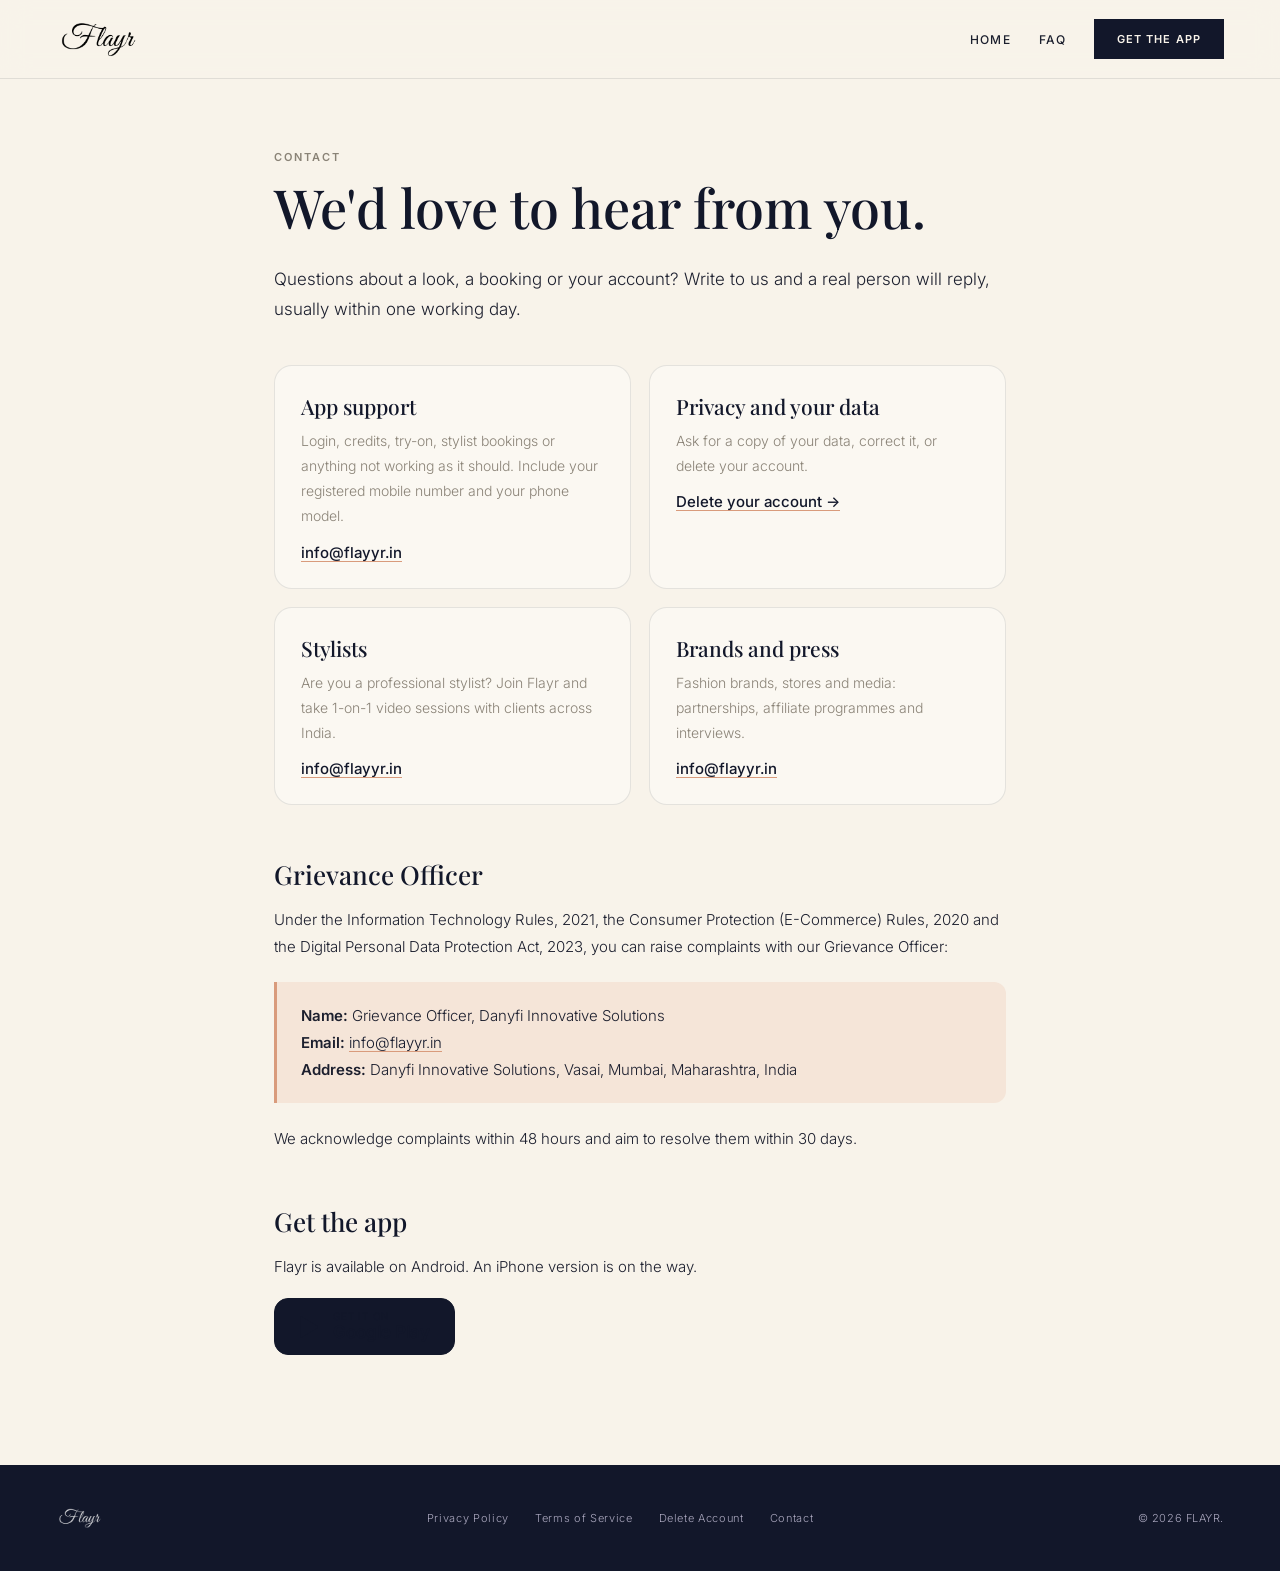
<file: contact/index.html>
<!DOCTYPE html>
<html lang="en">

<head>
  <meta charset="UTF-8">
  <meta name="viewport" content="width=device-width, initial-scale=1.0">
  <title>Contact Flayr | Support, Stylists and Brand Partnerships</title>
  <meta name="description"
    content="Get in touch with Flayr for app support, account and privacy requests, stylist and brand partnerships, or press. Email info@flayyr.in.">
  <meta name="robots" content="index, follow">
  <meta name="theme-color" content="#12172a">
  <link rel="canonical" href="https://www.flayyr.in/contact">

  <link rel="icon" href="/favicon.ico" sizes="48x48">
  <link rel="icon" type="image/png" sizes="32x32" href="/assets/images/favicon-32x32.png">
  <link rel="apple-touch-icon" sizes="180x180" href="/assets/images/apple-touch-icon.png">
  <link rel="manifest" href="/site.webmanifest">

  <meta property="og:type" content="website">
  <meta property="og:site_name" content="Flayr">
  <meta property="og:title" content="Contact Flayr">
  <meta property="og:description" content="Support, partnerships and press. Email info@flayyr.in.">
  <meta property="og:url" content="https://www.flayyr.in/contact">
  <meta property="og:image" content="https://www.flayyr.in/assets/images/og-image.jpg">
  <meta property="og:locale" content="en_IN">
  <meta name="twitter:card" content="summary_large_image">

  <script type="application/ld+json">
  [
    {
      "@context": "https://schema.org",
      "@type": "ContactPage",
      "name": "Contact Flayr",
      "url": "https://www.flayyr.in/contact",
      "about": { "@id": "https://www.flayyr.in/#organization" }
    },
    {
      "@context": "https://schema.org",
      "@type": "Organization",
      "@id": "https://www.flayyr.in/#organization",
      "name": "Flayr",
      "url": "https://www.flayyr.in/",
      "email": "info@flayyr.in",
      "contactPoint": [
        { "@type": "ContactPoint", "contactType": "customer support", "email": "info@flayyr.in", "areaServed": "IN", "availableLanguage": "English" }
      ]
    },
    {
      "@context": "https://schema.org",
      "@type": "BreadcrumbList",
      "itemListElement": [
        { "@type": "ListItem", "position": 1, "name": "Home", "item": "https://www.flayyr.in/" },
        { "@type": "ListItem", "position": 2, "name": "Contact", "item": "https://www.flayyr.in/contact" }
      ]
    }
  ]
  </script>

  <link rel="preconnect" href="https://fonts.googleapis.com">
  <link rel="preconnect" href="https://fonts.gstatic.com" crossorigin>
  <link
    href="https://fonts.googleapis.com/css2?family=Playfair+Display:ital,wght@0,400;0,500;0,600;1,400;1,500&family=Inter:wght@300;400;500;600&display=swap"
    rel="stylesheet">
  <link rel="stylesheet" href="/css/style.css">
</head>

<body class="page">

  <nav>
    <a class="logo" href="/"><img src="/assets/images/logo.png" alt="Flayr home" class="logo-img"></a>
    <div class="page-nav-links">
      <a href="/" class="hide-sm">Home</a>
      <a href="/#faq" class="hide-sm">FAQ</a>
      <a href="https://play.google.com/store/apps/details?id=in.flayyr.app" class="btn btn-fill btn-nav" rel="noopener">Get the App</a>
    </div>
  </nav>

  <main class="legal">
    <span class="eyebrow-plain">Contact</span>
    <h1>We'd love to hear from you.</h1>
    <p class="lead">Questions about a look, a booking or your account? Write to us and a real person will reply,
      usually within one working day.</p>

    <div class="contact-grid">
      <div class="contact-card">
        <h2>App support</h2>
        <p>Login, credits, try-on, stylist bookings or anything not working as it should. Include your registered mobile
          number and your phone model.</p>
        <a class="contact-link" href="mailto:info@flayyr.in?subject=Flayr%20app%20support">info@flayyr.in</a>
      </div>
      <div class="contact-card">
        <h2>Privacy and your data</h2>
        <p>Ask for a copy of your data, correct it, or delete your account.</p>
        <a class="contact-link" href="/delete-account">Delete your account →</a>
      </div>
      <div class="contact-card">
        <h2>Stylists</h2>
        <p>Are you a professional stylist? Join Flayr and take 1-on-1 video sessions with clients across India.</p>
        <a class="contact-link" href="mailto:info@flayyr.in?subject=Stylist%20partnership">info@flayyr.in</a>
      </div>
      <div class="contact-card">
        <h2>Brands and press</h2>
        <p>Fashion brands, stores and media: partnerships, affiliate programmes and interviews.</p>
        <a class="contact-link" href="mailto:info@flayyr.in?subject=Partnership%20or%20press">info@flayyr.in</a>
      </div>
    </div>

    <h2 id="grievance">Grievance Officer</h2>
    <p>Under the Information Technology Rules, 2021, the Consumer Protection (E-Commerce) Rules, 2020 and the Digital
      Personal Data Protection Act, 2023, you can raise complaints with our Grievance Officer:</p>
    <div class="callout">
      <p><strong>Name:</strong> Grievance Officer, Danyfi Innovative Solutions<br>
        <strong>Email:</strong> <a href="mailto:info@flayyr.in?subject=Grievance">info@flayyr.in</a><br>
        <strong>Address:</strong> Danyfi Innovative Solutions, Vasai, Mumbai, Maharashtra, India</p>
    </div>
    <p>We acknowledge complaints within 48 hours and aim to resolve them within 30 days.</p>

    <h2 id="app">Get the app</h2>
    <p>Flayr is available on Android. An iPhone version is on the way.</p>
    <p style="margin-top:18px">
      <a class="play-badge" href="https://play.google.com/store/apps/details?id=in.flayyr.app" rel="noopener">
        <svg viewBox="0 0 24 24" aria-hidden="true"><path fill="currentColor" d="M5 3.5v17a1 1 0 0 0 1.5.86l14-8.5a1 1 0 0 0 0-1.72l-14-8.5A1 1 0 0 0 5 3.5Z"/></svg>
        <span><small>Get it on</small><strong>Google Play</strong></span>
      </a>
    </p>
  </main>

  <footer>
    <div class="ft-logo"><img src="/assets/images/logo.png" alt="Flayr" class="ft-logo-img"></div>
    <div class="ft-links">
      <a href="/privacy">Privacy Policy</a>
      <a href="/terms">Terms of Service</a>
      <a href="/delete-account">Delete Account</a>
      <a href="/contact">Contact</a>
    </div>
    <div class="ft-copy">© 2026 FLAYR.</div>
  </footer>

</body>

</html>
</file>
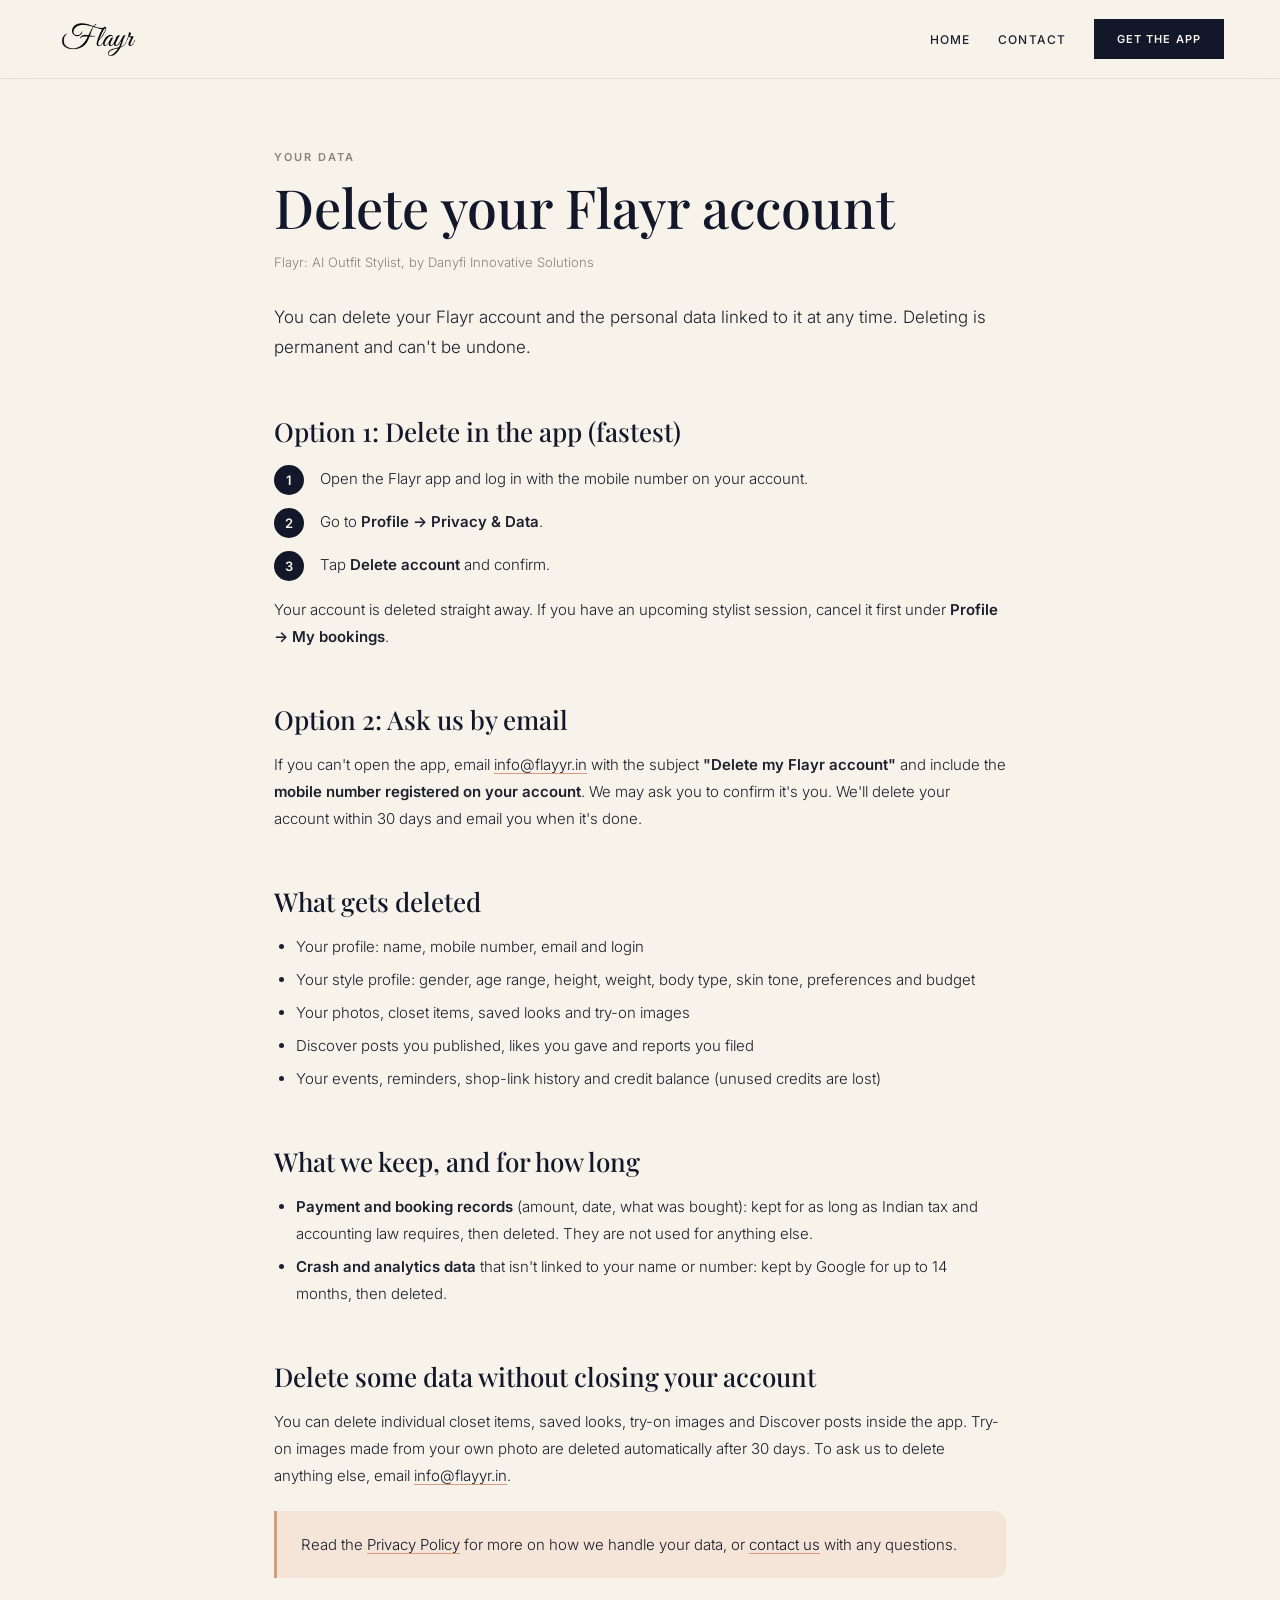
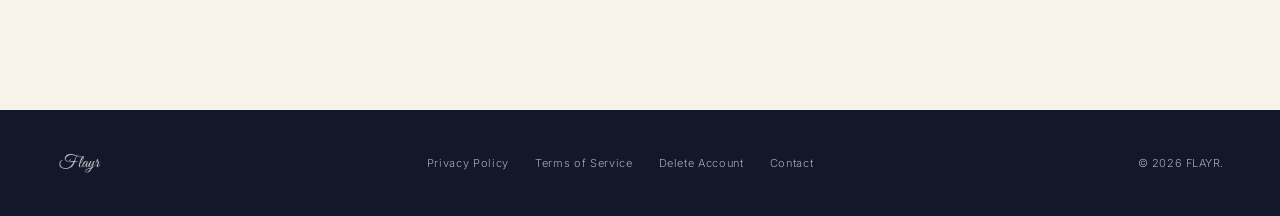
<file: delete-account/index.html>
<!DOCTYPE html>
<html lang="en">

<head>
  <meta charset="UTF-8">
  <meta name="viewport" content="width=device-width, initial-scale=1.0">
  <title>Delete Your Flayr Account | Flayr</title>
  <meta name="description"
    content="How to delete your Flayr account and data, in the app or by email. What gets deleted, what we keep for legal reasons, and how long it takes.">
  <meta name="robots" content="index, follow">
  <meta name="theme-color" content="#12172a">
  <link rel="canonical" href="https://www.flayyr.in/delete-account">

  <link rel="icon" href="/favicon.ico" sizes="48x48">
  <link rel="icon" type="image/png" sizes="32x32" href="/assets/images/favicon-32x32.png">
  <link rel="apple-touch-icon" sizes="180x180" href="/assets/images/apple-touch-icon.png">
  <link rel="manifest" href="/site.webmanifest">

  <meta property="og:type" content="website">
  <meta property="og:site_name" content="Flayr">
  <meta property="og:title" content="Delete your Flayr account">
  <meta property="og:description" content="Delete your Flayr account and data, in the app or by email.">
  <meta property="og:url" content="https://www.flayyr.in/delete-account">
  <meta property="og:image" content="https://www.flayyr.in/assets/images/og-image.jpg">
  <meta property="og:locale" content="en_IN">

  <script type="application/ld+json">
  [
    {
      "@context": "https://schema.org",
      "@type": "HowTo",
      "name": "How to delete your Flayr account",
      "description": "Permanently delete your Flayr account and personal data from inside the app.",
      "step": [
        { "@type": "HowToStep", "position": 1, "text": "Open the Flayr app and log in." },
        { "@type": "HowToStep", "position": 2, "text": "Go to Profile, then Privacy & Data." },
        { "@type": "HowToStep", "position": 3, "text": "Tap Delete account and confirm." }
      ]
    },
    {
      "@context": "https://schema.org",
      "@type": "BreadcrumbList",
      "itemListElement": [
        { "@type": "ListItem", "position": 1, "name": "Home", "item": "https://www.flayyr.in/" },
        { "@type": "ListItem", "position": 2, "name": "Delete Account", "item": "https://www.flayyr.in/delete-account" }
      ]
    }
  ]
  </script>

  <link rel="preconnect" href="https://fonts.googleapis.com">
  <link rel="preconnect" href="https://fonts.gstatic.com" crossorigin>
  <link
    href="https://fonts.googleapis.com/css2?family=Playfair+Display:ital,wght@0,400;0,500;0,600;1,400;1,500&family=Inter:wght@300;400;500;600&display=swap"
    rel="stylesheet">
  <link rel="stylesheet" href="/css/style.css">
</head>

<body class="page">

  <nav>
    <a class="logo" href="/"><img src="/assets/images/logo.png" alt="Flayr home" class="logo-img"></a>
    <div class="page-nav-links">
      <a href="/" class="hide-sm">Home</a>
      <a href="/contact">Contact</a>
      <a href="https://play.google.com/store/apps/details?id=in.flayyr.app" class="btn btn-fill btn-nav" rel="noopener">Get the App</a>
    </div>
  </nav>

  <main class="legal">
    <span class="eyebrow-plain">Your data</span>
    <h1>Delete your Flayr account</h1>
    <p class="updated">Flayr: AI Outfit Stylist, by Danyfi Innovative Solutions</p>

    <p class="lead">You can delete your Flayr account and the personal data linked to it at any time. Deleting is
      permanent and can't be undone.</p>

    <h2 id="in-app">Option 1: Delete in the app (fastest)</h2>
    <ol class="steps">
      <li>Open the Flayr app and log in with the mobile number on your account.</li>
      <li>Go to <strong>Profile → Privacy &amp; Data</strong>.</li>
      <li>Tap <strong>Delete account</strong> and confirm.</li>
    </ol>
    <p style="margin-top:18px">Your account is deleted straight away. If you have an upcoming stylist session, cancel it
      first under <strong>Profile → My bookings</strong>.</p>

    <h2 id="email">Option 2: Ask us by email</h2>
    <p>If you can't open the app, email <a
        href="mailto:info@flayyr.in?subject=Delete%20my%20Flayr%20account">info@flayyr.in</a> with the subject
      <strong>"Delete my Flayr account"</strong> and include the <strong>mobile number registered on your
        account</strong>. We may ask you to confirm it's you. We'll delete your account within 30 days and email you
      when it's done.</p>

    <h2 id="deleted">What gets deleted</h2>
    <ul>
      <li>Your profile: name, mobile number, email and login</li>
      <li>Your style profile: gender, age range, height, weight, body type, skin tone, preferences and budget</li>
      <li>Your photos, closet items, saved looks and try-on images</li>
      <li>Discover posts you published, likes you gave and reports you filed</li>
      <li>Your events, reminders, shop-link history and credit balance (unused credits are lost)</li>
    </ul>

    <h2 id="kept">What we keep, and for how long</h2>
    <ul>
      <li><strong>Payment and booking records</strong> (amount, date, what was bought): kept for as long as Indian tax
        and accounting law requires, then deleted. They are not used for anything else.</li>
      <li><strong>Crash and analytics data</strong> that isn't linked to your name or number: kept by Google for up to
        14 months, then deleted.</li>
    </ul>

    <h2 id="partial">Delete some data without closing your account</h2>
    <p>You can delete individual closet items, saved looks, try-on images and Discover posts inside the app. Try-on
      images made from your own photo are deleted automatically after 30 days. To ask us to delete anything else,
      email <a href="mailto:info@flayyr.in">info@flayyr.in</a>.</p>

    <div class="callout">
      <p>Read the <a href="/privacy">Privacy Policy</a> for more on how we handle your data, or
        <a href="/contact">contact us</a> with any questions.</p>
    </div>
  </main>

  <footer>
    <div class="ft-logo"><img src="/assets/images/logo.png" alt="Flayr" class="ft-logo-img"></div>
    <div class="ft-links">
      <a href="/privacy">Privacy Policy</a>
      <a href="/terms">Terms of Service</a>
      <a href="/delete-account">Delete Account</a>
      <a href="/contact">Contact</a>
    </div>
    <div class="ft-copy">© 2026 FLAYR.</div>
  </footer>

</body>

</html>
</file>
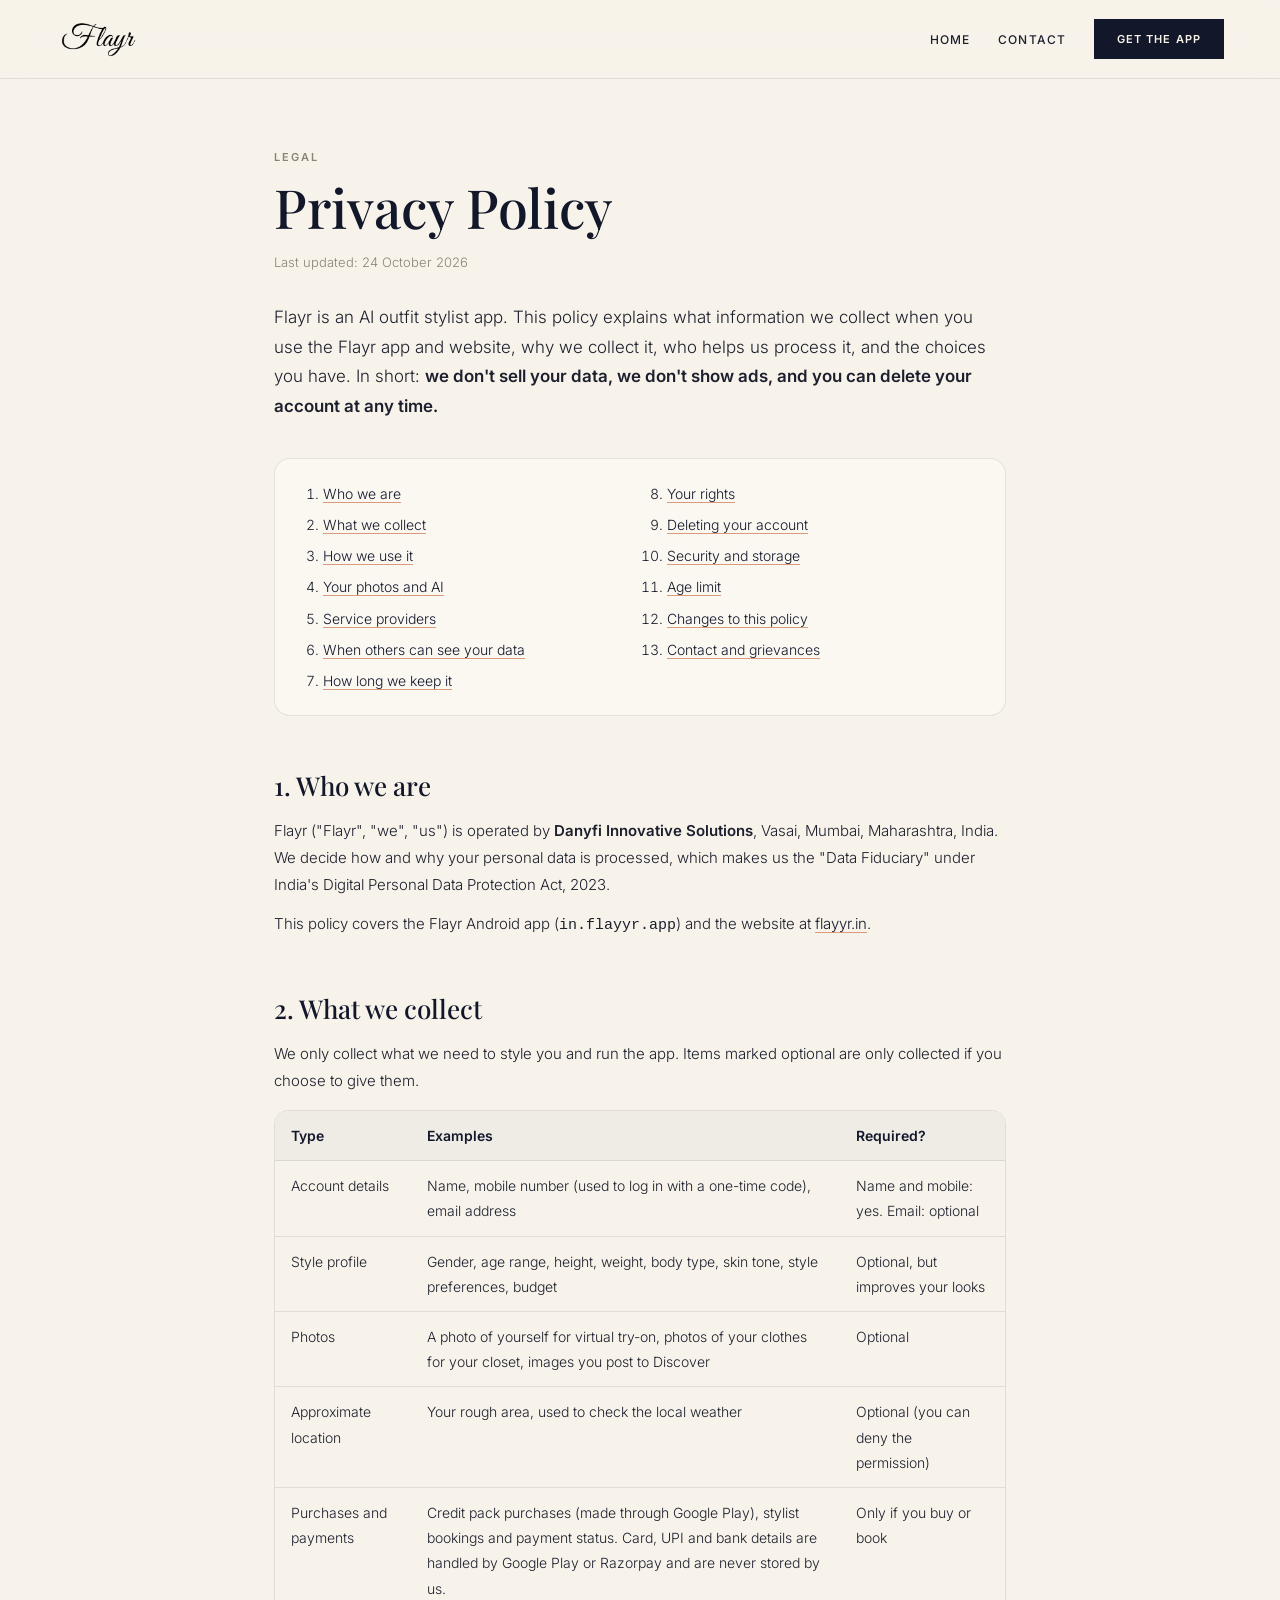
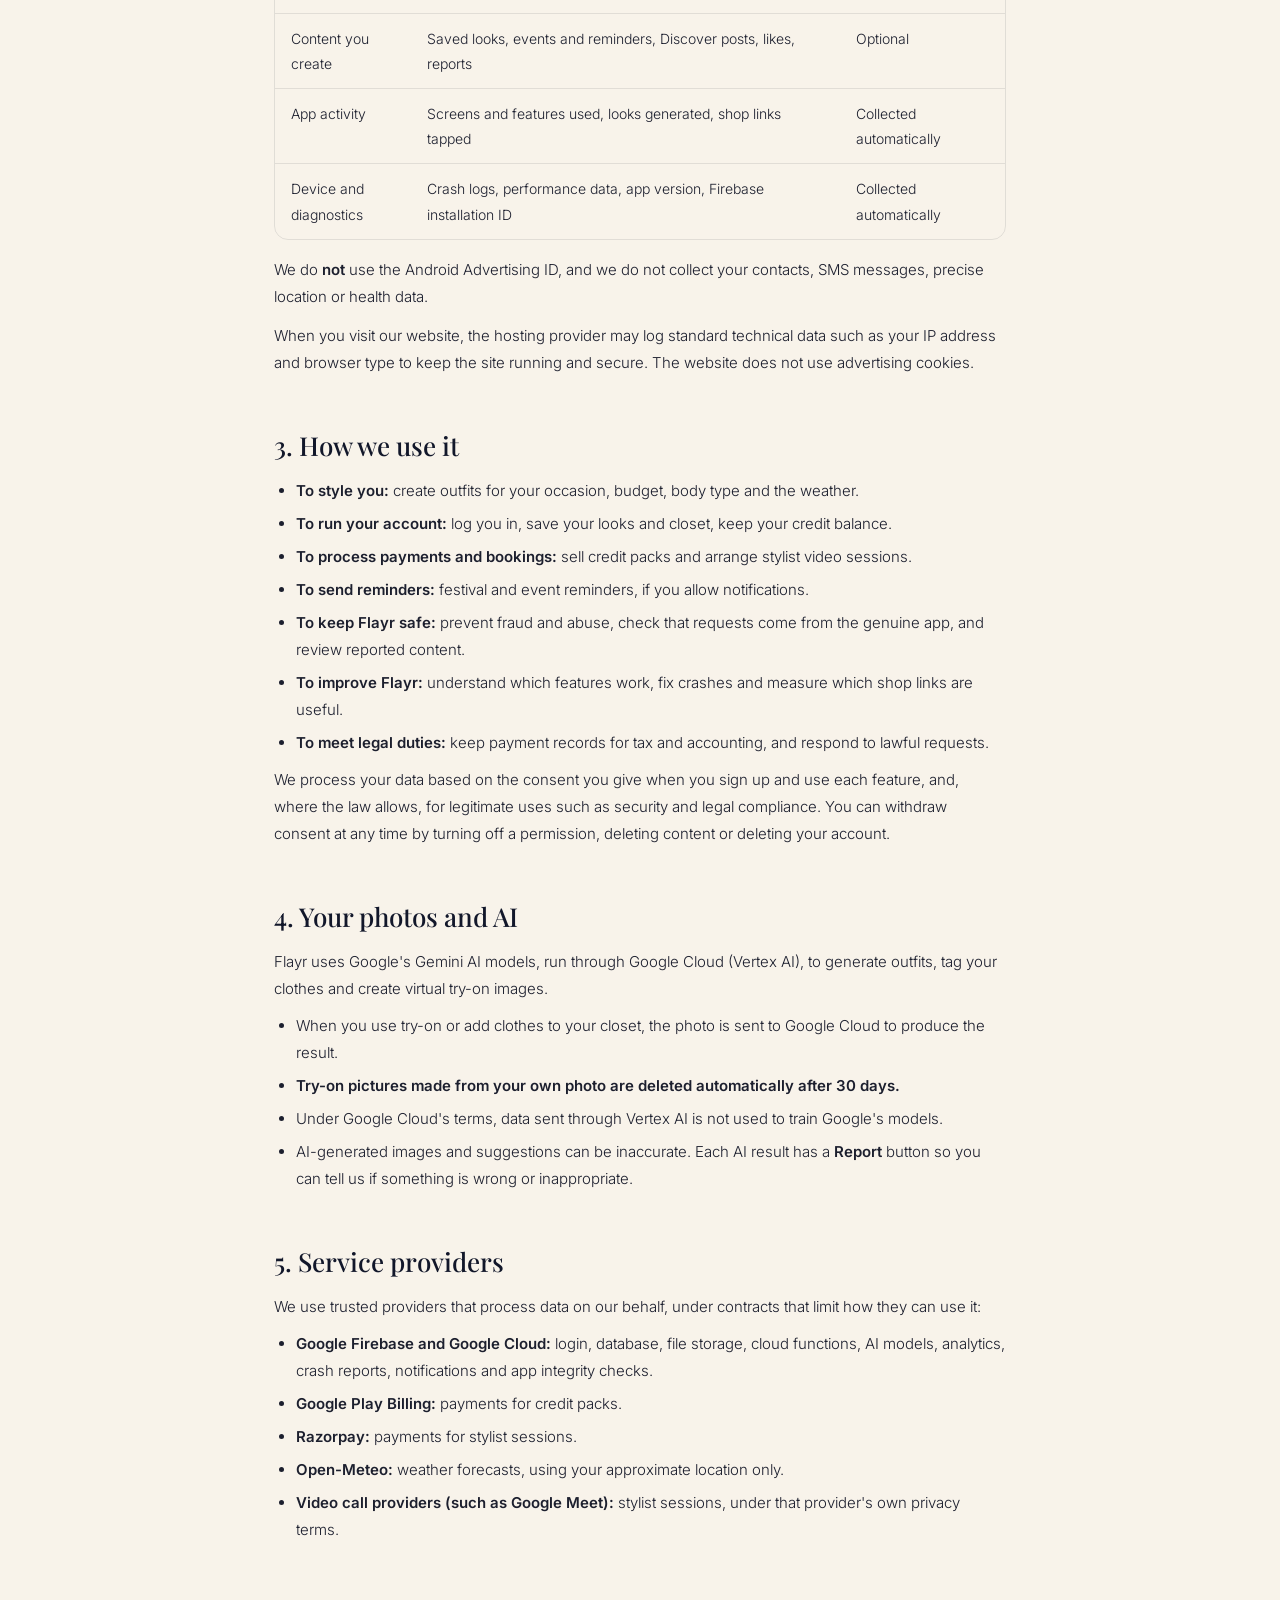
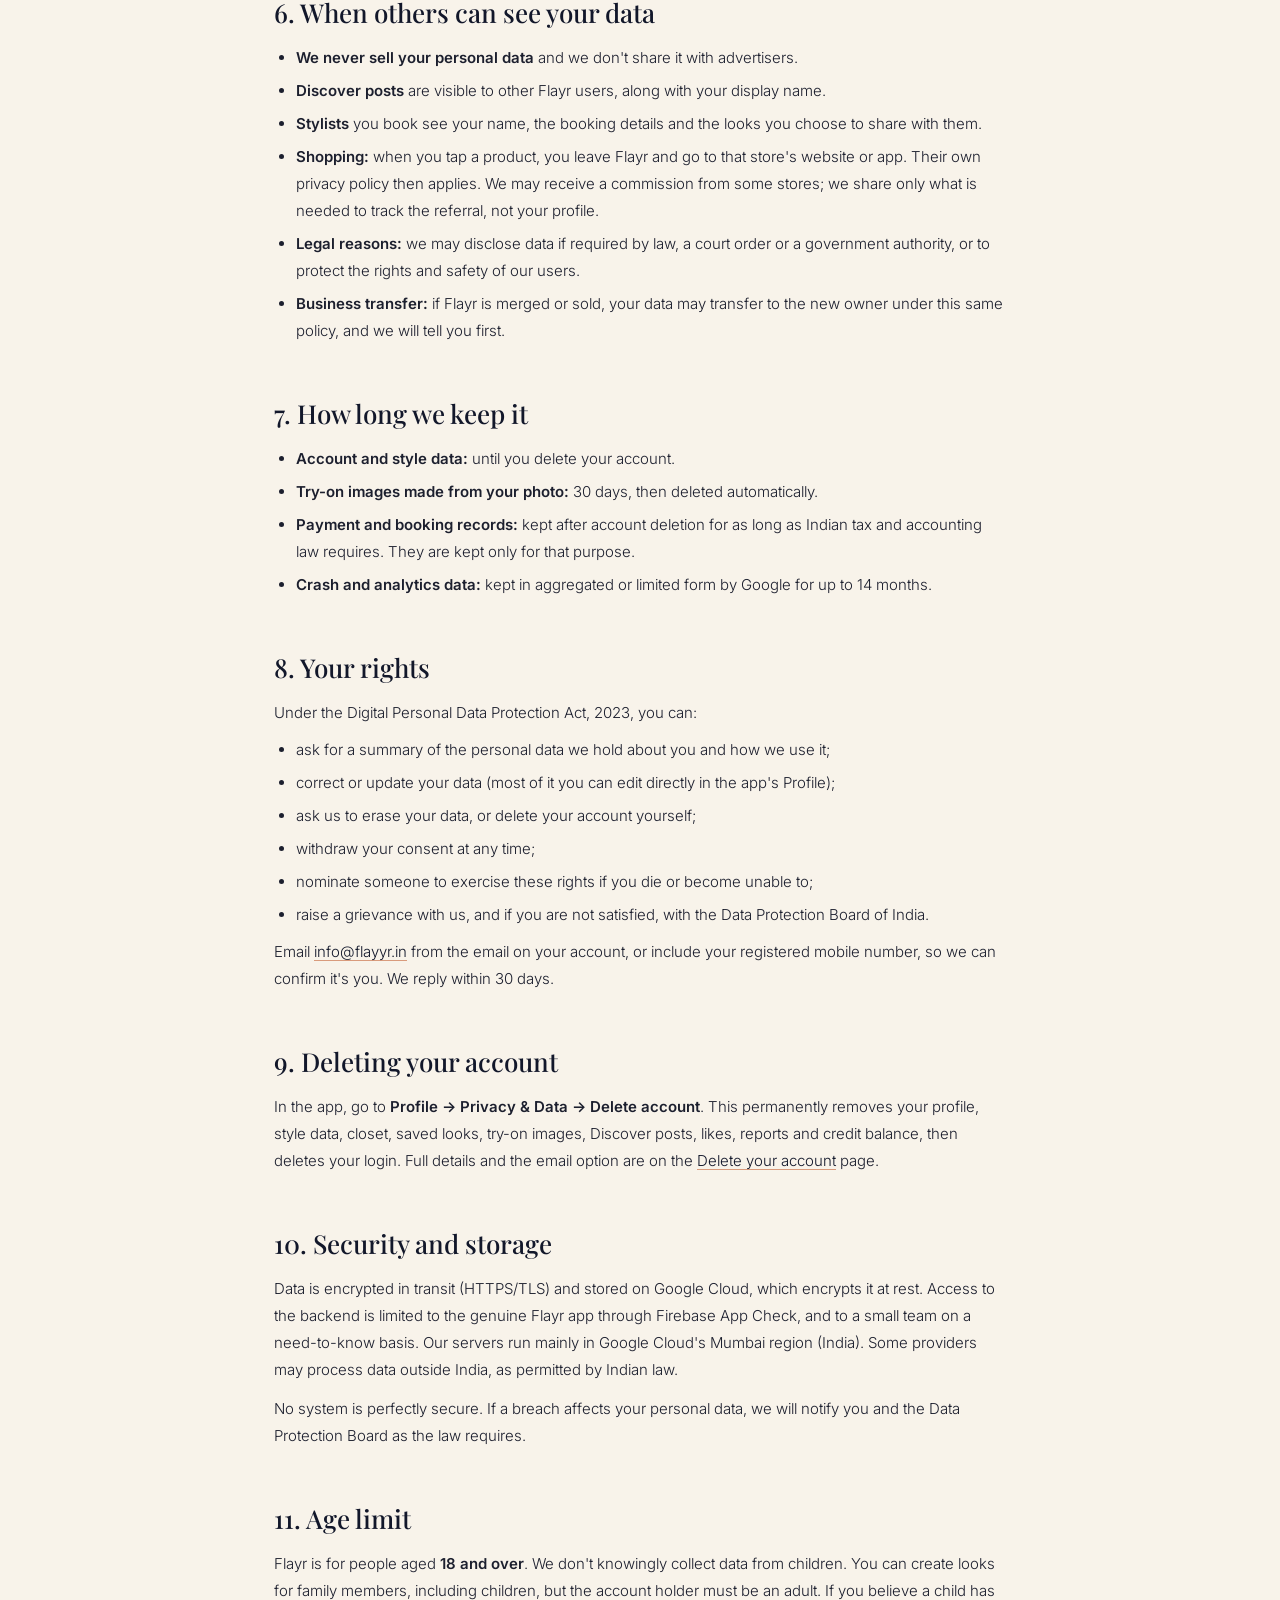
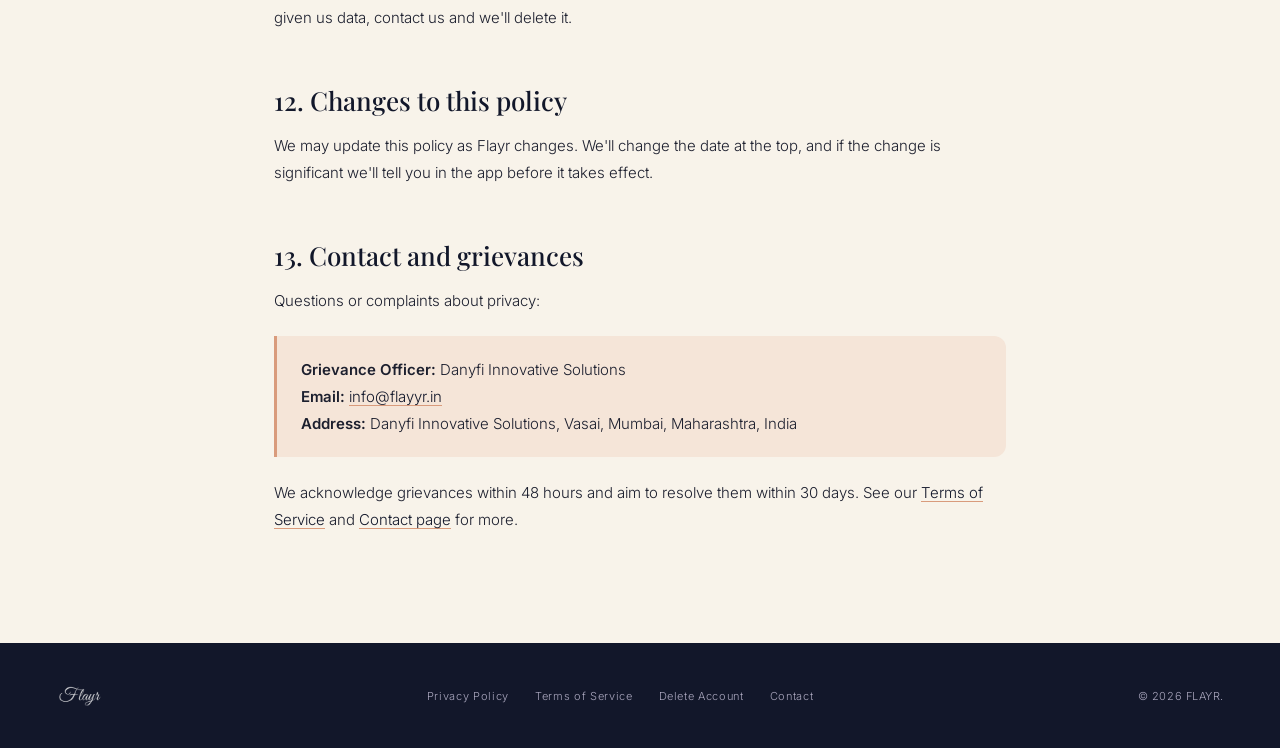
<file: privacy/index.html>
<!DOCTYPE html>
<html lang="en">

<head>
  <meta charset="UTF-8">
  <meta name="viewport" content="width=device-width, initial-scale=1.0">
  <title>Privacy Policy | Flayr AI Outfit Stylist</title>
  <meta name="description"
    content="How Flayr collects, uses and protects your data: what we collect, how AI styling and virtual try-on use your photos, who processes it, and how to delete your account.">
  <meta name="robots" content="index, follow">
  <meta name="theme-color" content="#12172a">
  <link rel="canonical" href="https://www.flayyr.in/privacy">

  <link rel="icon" href="/favicon.ico" sizes="48x48">
  <link rel="icon" type="image/png" sizes="32x32" href="/assets/images/favicon-32x32.png">
  <link rel="apple-touch-icon" sizes="180x180" href="/assets/images/apple-touch-icon.png">
  <link rel="manifest" href="/site.webmanifest">

  <meta property="og:type" content="website">
  <meta property="og:site_name" content="Flayr">
  <meta property="og:title" content="Flayr Privacy Policy">
  <meta property="og:description" content="What Flayr collects, why, and how to delete your data.">
  <meta property="og:url" content="https://www.flayyr.in/privacy">
  <meta property="og:image" content="https://www.flayyr.in/assets/images/og-image.jpg">
  <meta property="og:locale" content="en_IN">
  <meta name="twitter:card" content="summary_large_image">

  <script type="application/ld+json">
  {
    "@context": "https://schema.org",
    "@type": "WebPage",
    "name": "Flayr Privacy Policy",
    "url": "https://www.flayyr.in/privacy",
    "dateModified": "2026-10-24",
    "inLanguage": "en-IN",
    "isPartOf": { "@type": "WebSite", "name": "Flayr", "url": "https://www.flayyr.in/" },
    "breadcrumb": {
      "@type": "BreadcrumbList",
      "itemListElement": [
        { "@type": "ListItem", "position": 1, "name": "Home", "item": "https://www.flayyr.in/" },
        { "@type": "ListItem", "position": 2, "name": "Privacy Policy", "item": "https://www.flayyr.in/privacy" }
      ]
    }
  }
  </script>

  <link rel="preconnect" href="https://fonts.googleapis.com">
  <link rel="preconnect" href="https://fonts.gstatic.com" crossorigin>
  <link
    href="https://fonts.googleapis.com/css2?family=Playfair+Display:ital,wght@0,400;0,500;0,600;1,400;1,500&family=Inter:wght@300;400;500;600&display=swap"
    rel="stylesheet">
  <link rel="stylesheet" href="/css/style.css">
</head>

<body class="page">

  <nav>
    <a class="logo" href="/"><img src="/assets/images/logo.png" alt="Flayr home" class="logo-img"></a>
    <div class="page-nav-links">
      <a href="/" class="hide-sm">Home</a>
      <a href="/contact">Contact</a>
      <a href="https://play.google.com/store/apps/details?id=in.flayyr.app" class="btn btn-fill btn-nav" rel="noopener">Get the App</a>
    </div>
  </nav>

  <main class="legal">
    <span class="eyebrow-plain">Legal</span>
    <h1>Privacy Policy</h1>
    <p class="updated">Last updated: 24 October 2026</p>

    <p class="lead">Flayr is an AI outfit stylist app. This policy explains what information we collect when you use
      the Flayr app and website, why we collect it, who helps us process it, and the choices you have. In short:
      <strong>we don't sell your data, we don't show ads, and you can delete your account at any time.</strong></p>

    <div class="toc">
      <ol>
        <li><a href="#who-we-are">Who we are</a></li>
        <li><a href="#what-we-collect">What we collect</a></li>
        <li><a href="#how-we-use">How we use it</a></li>
        <li><a href="#photos-ai">Your photos and AI</a></li>
        <li><a href="#processors">Service providers</a></li>
        <li><a href="#sharing">When others can see your data</a></li>
        <li><a href="#retention">How long we keep it</a></li>
        <li><a href="#rights">Your rights</a></li>
        <li><a href="#delete">Deleting your account</a></li>
        <li><a href="#security">Security and storage</a></li>
        <li><a href="#children">Age limit</a></li>
        <li><a href="#changes">Changes to this policy</a></li>
        <li><a href="#contact">Contact and grievances</a></li>
      </ol>
    </div>

    <h2 id="who-we-are">1. Who we are</h2>
    <p>Flayr ("Flayr", "we", "us") is operated by <strong>Danyfi Innovative Solutions</strong>, Vasai, Mumbai, Maharashtra, India.
      We decide how and why your personal data is processed, which makes us the "Data Fiduciary" under India's Digital
      Personal Data Protection Act, 2023.</p>
    <p>This policy covers the Flayr Android app (<code>in.flayyr.app</code>) and the website at
      <a href="https://www.flayyr.in/">flayyr.in</a>.</p>

    <h2 id="what-we-collect">2. What we collect</h2>
    <p>We only collect what we need to style you and run the app. Items marked optional are only collected if you
      choose to give them.</p>
    <div class="table-wrap">
      <table>
        <thead>
          <tr>
            <th>Type</th>
            <th>Examples</th>
            <th>Required?</th>
          </tr>
        </thead>
        <tbody>
          <tr>
            <td>Account details</td>
            <td>Name, mobile number (used to log in with a one-time code), email address</td>
            <td>Name and mobile: yes. Email: optional</td>
          </tr>
          <tr>
            <td>Style profile</td>
            <td>Gender, age range, height, weight, body type, skin tone, style preferences, budget</td>
            <td>Optional, but improves your looks</td>
          </tr>
          <tr>
            <td>Photos</td>
            <td>A photo of yourself for virtual try-on, photos of your clothes for your closet, images you post to
              Discover</td>
            <td>Optional</td>
          </tr>
          <tr>
            <td>Approximate location</td>
            <td>Your rough area, used to check the local weather</td>
            <td>Optional (you can deny the permission)</td>
          </tr>
          <tr>
            <td>Purchases and payments</td>
            <td>Credit pack purchases (made through Google Play), stylist bookings and payment status. Card, UPI and
              bank details are handled by Google Play or Razorpay and are never stored by us.</td>
            <td>Only if you buy or book</td>
          </tr>
          <tr>
            <td>Content you create</td>
            <td>Saved looks, events and reminders, Discover posts, likes, reports</td>
            <td>Optional</td>
          </tr>
          <tr>
            <td>App activity</td>
            <td>Screens and features used, looks generated, shop links tapped</td>
            <td>Collected automatically</td>
          </tr>
          <tr>
            <td>Device and diagnostics</td>
            <td>Crash logs, performance data, app version, Firebase installation ID</td>
            <td>Collected automatically</td>
          </tr>
        </tbody>
      </table>
    </div>
    <p>We do <strong>not</strong> use the Android Advertising ID, and we do not collect your contacts, SMS messages,
      precise location or health data.</p>
    <p>When you visit our website, the hosting provider may log standard technical data such as your IP address and
      browser type to keep the site running and secure. The website does not use advertising cookies.</p>

    <h2 id="how-we-use">3. How we use it</h2>
    <ul>
      <li><strong>To style you:</strong> create outfits for your occasion, budget, body type and the weather.</li>
      <li><strong>To run your account:</strong> log you in, save your looks and closet, keep your credit balance.</li>
      <li><strong>To process payments and bookings:</strong> sell credit packs and arrange stylist video sessions.</li>
      <li><strong>To send reminders:</strong> festival and event reminders, if you allow notifications.</li>
      <li><strong>To keep Flayr safe:</strong> prevent fraud and abuse, check that requests come from the genuine
        app, and review reported content.</li>
      <li><strong>To improve Flayr:</strong> understand which features work, fix crashes and measure which shop links
        are useful.</li>
      <li><strong>To meet legal duties:</strong> keep payment records for tax and accounting, and respond to lawful
        requests.</li>
    </ul>
    <p>We process your data based on the consent you give when you sign up and use each feature, and, where the law
      allows, for legitimate uses such as security and legal compliance. You can withdraw consent at any time by
      turning off a permission, deleting content or deleting your account.</p>

    <h2 id="photos-ai">4. Your photos and AI</h2>
    <p>Flayr uses Google's Gemini AI models, run through Google Cloud (Vertex AI), to generate outfits, tag your
      clothes and create virtual try-on images.</p>
    <ul>
      <li>When you use try-on or add clothes to your closet, the photo is sent to Google Cloud to produce the
        result.</li>
      <li><strong>Try-on pictures made from your own photo are deleted automatically after 30 days.</strong></li>
      <li>Under Google Cloud's terms, data sent through Vertex AI is not used to train Google's models.</li>
      <li>AI-generated images and suggestions can be inaccurate. Each AI result has a <strong>Report</strong> button
        so you can tell us if something is wrong or inappropriate.</li>
    </ul>

    <h2 id="processors">5. Service providers</h2>
    <p>We use trusted providers that process data on our behalf, under contracts that limit how they can use it:</p>
    <ul>
      <li><strong>Google Firebase and Google Cloud:</strong> login, database, file storage, cloud functions, AI
        models, analytics, crash reports, notifications and app integrity checks.</li>
      <li><strong>Google Play Billing:</strong> payments for credit packs.</li>
      <li><strong>Razorpay:</strong> payments for stylist sessions.</li>
      <li><strong>Open-Meteo:</strong> weather forecasts, using your approximate location only.</li>
      <li><strong>Video call providers (such as Google Meet):</strong> stylist sessions, under that provider's own
        privacy terms.</li>
    </ul>

    <h2 id="sharing">6. When others can see your data</h2>
    <ul>
      <li><strong>We never sell your personal data</strong> and we don't share it with advertisers.</li>
      <li><strong>Discover posts</strong> are visible to other Flayr users, along with your display name.</li>
      <li><strong>Stylists</strong> you book see your name, the booking details and the looks you choose to share
        with them.</li>
      <li><strong>Shopping:</strong> when you tap a product, you leave Flayr and go to that store's website or app.
        Their own privacy policy then applies. We may receive a commission from some stores; we share only what is
        needed to track the referral, not your profile.</li>
      <li><strong>Legal reasons:</strong> we may disclose data if required by law, a court order or a government
        authority, or to protect the rights and safety of our users.</li>
      <li><strong>Business transfer:</strong> if Flayr is merged or sold, your data may transfer to the new owner
        under this same policy, and we will tell you first.</li>
    </ul>

    <h2 id="retention">7. How long we keep it</h2>
    <ul>
      <li><strong>Account and style data:</strong> until you delete your account.</li>
      <li><strong>Try-on images made from your photo:</strong> 30 days, then deleted automatically.</li>
      <li><strong>Payment and booking records:</strong> kept after account deletion for as long as Indian tax and
        accounting law requires. They are kept only for that purpose.</li>
      <li><strong>Crash and analytics data:</strong> kept in aggregated or limited form by Google for up to 14
        months.</li>
    </ul>

    <h2 id="rights">8. Your rights</h2>
    <p>Under the Digital Personal Data Protection Act, 2023, you can:</p>
    <ul>
      <li>ask for a summary of the personal data we hold about you and how we use it;</li>
      <li>correct or update your data (most of it you can edit directly in the app's Profile);</li>
      <li>ask us to erase your data, or delete your account yourself;</li>
      <li>withdraw your consent at any time;</li>
      <li>nominate someone to exercise these rights if you die or become unable to;</li>
      <li>raise a grievance with us, and if you are not satisfied, with the Data Protection Board of India.</li>
    </ul>
    <p>Email <a href="mailto:info@flayyr.in">info@flayyr.in</a> from the email on your account, or include your
      registered mobile number, so we can confirm it's you. We reply within 30 days.</p>

    <h2 id="delete">9. Deleting your account</h2>
    <p>In the app, go to <strong>Profile → Privacy &amp; Data → Delete account</strong>. This permanently removes your
      profile, style data, closet, saved looks, try-on images, Discover posts, likes, reports and credit balance,
      then deletes your login. Full details and the email option are on the
      <a href="/delete-account">Delete your account</a> page.</p>

    <h2 id="security">10. Security and storage</h2>
    <p>Data is encrypted in transit (HTTPS/TLS) and stored on Google Cloud, which encrypts it at rest. Access to the
      backend is limited to the genuine Flayr app through Firebase App Check, and to a small team on a need-to-know
      basis. Our servers run mainly in Google Cloud's Mumbai region (India). Some providers may process data outside
      India, as permitted by Indian law.</p>
    <p>No system is perfectly secure. If a breach affects your personal data, we will notify you and the Data
      Protection Board as the law requires.</p>

    <h2 id="children">11. Age limit</h2>
    <p>Flayr is for people aged <strong>18 and over</strong>. We don't knowingly collect data from children. You can
      create looks for family members, including children, but the account holder must be an adult. If you believe a
      child has given us data, contact us and we'll delete it.</p>

    <h2 id="changes">12. Changes to this policy</h2>
    <p>We may update this policy as Flayr changes. We'll change the date at the top, and if the change is significant
      we'll tell you in the app before it takes effect.</p>

    <h2 id="contact">13. Contact and grievances</h2>
    <p>Questions or complaints about privacy:</p>
    <div class="callout">
      <p><strong>Grievance Officer:</strong> Danyfi Innovative Solutions<br>
        <strong>Email:</strong> <a href="mailto:info@flayyr.in">info@flayyr.in</a><br>
        <strong>Address:</strong> Danyfi Innovative Solutions, Vasai, Mumbai, Maharashtra, India</p>
    </div>
    <p>We acknowledge grievances within 48 hours and aim to resolve them within 30 days. See our
      <a href="/terms">Terms of Service</a> and <a href="/contact">Contact page</a> for more.</p>
  </main>

  <footer>
    <div class="ft-logo"><img src="/assets/images/logo.png" alt="Flayr" class="ft-logo-img"></div>
    <div class="ft-links">
      <a href="/privacy">Privacy Policy</a>
      <a href="/terms">Terms of Service</a>
      <a href="/delete-account">Delete Account</a>
      <a href="/contact">Contact</a>
    </div>
    <div class="ft-copy">© 2026 FLAYR.</div>
  </footer>

</body>

</html>
</file>
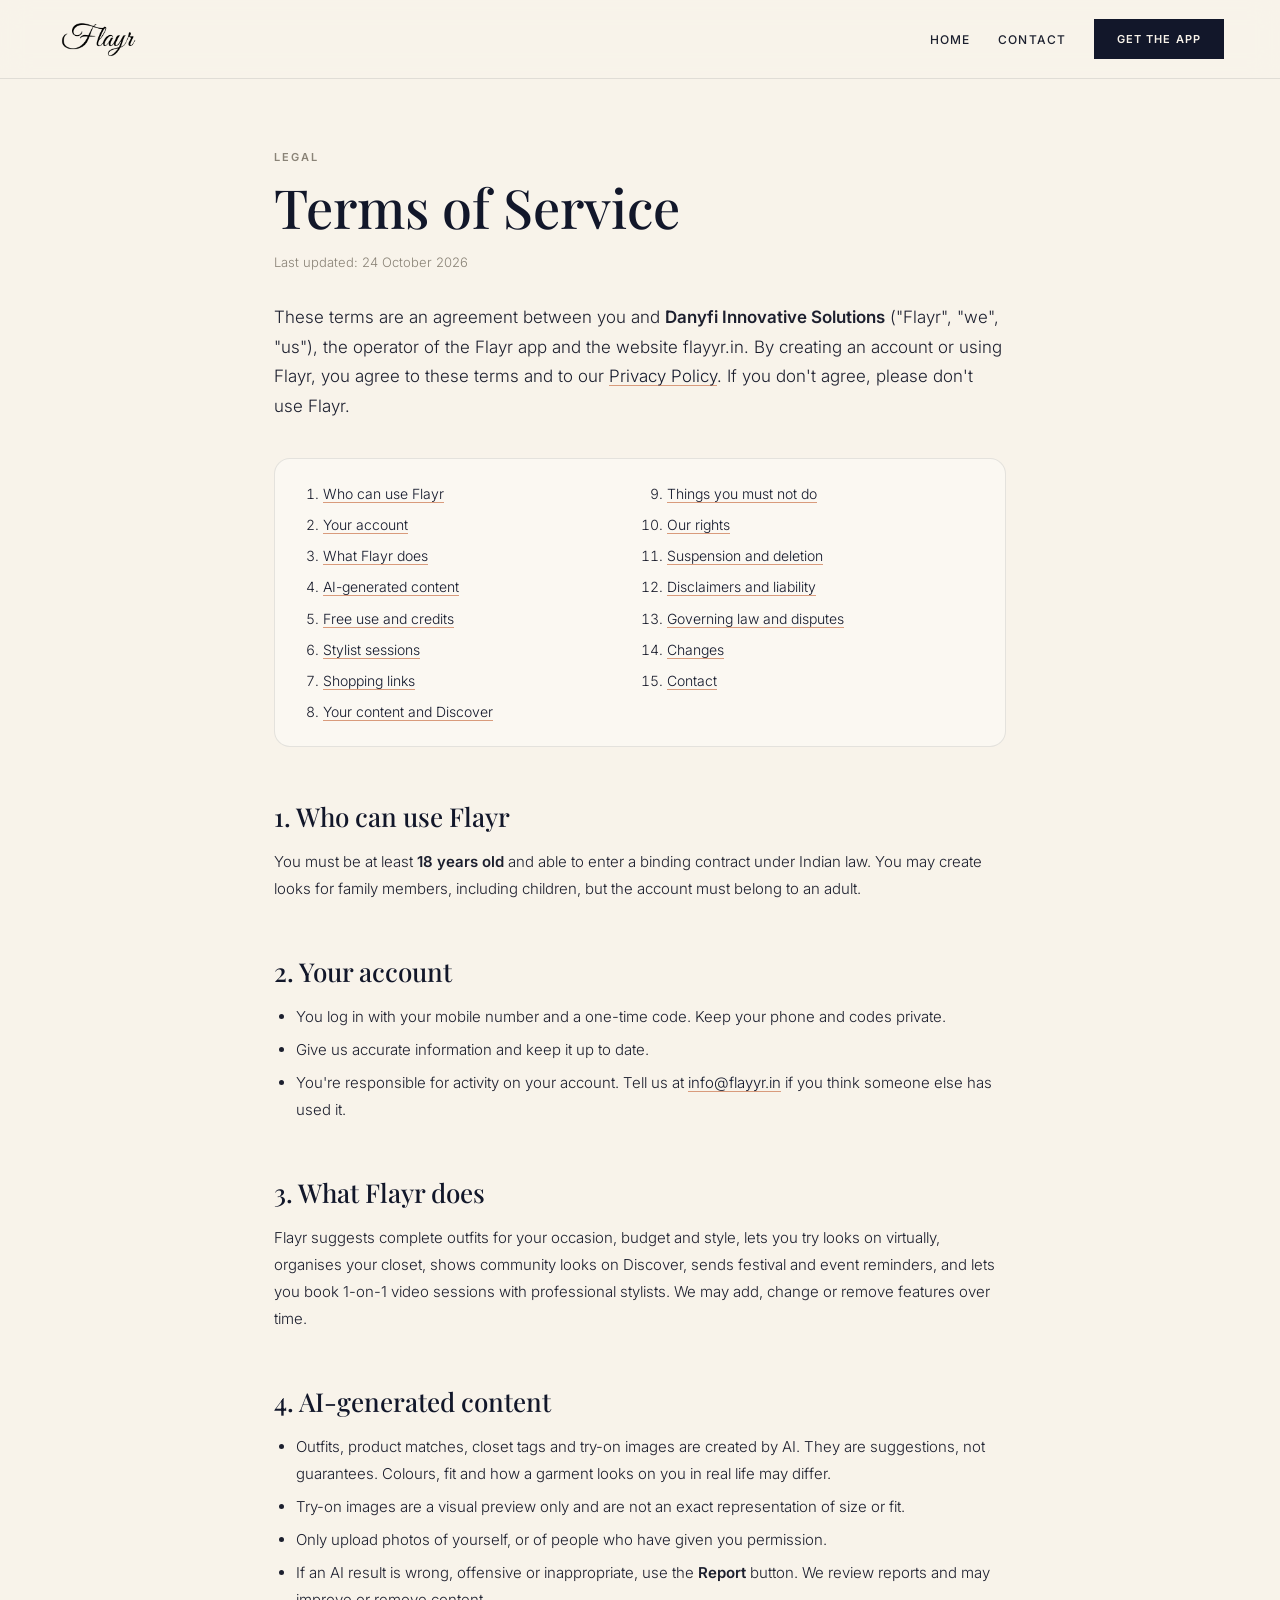
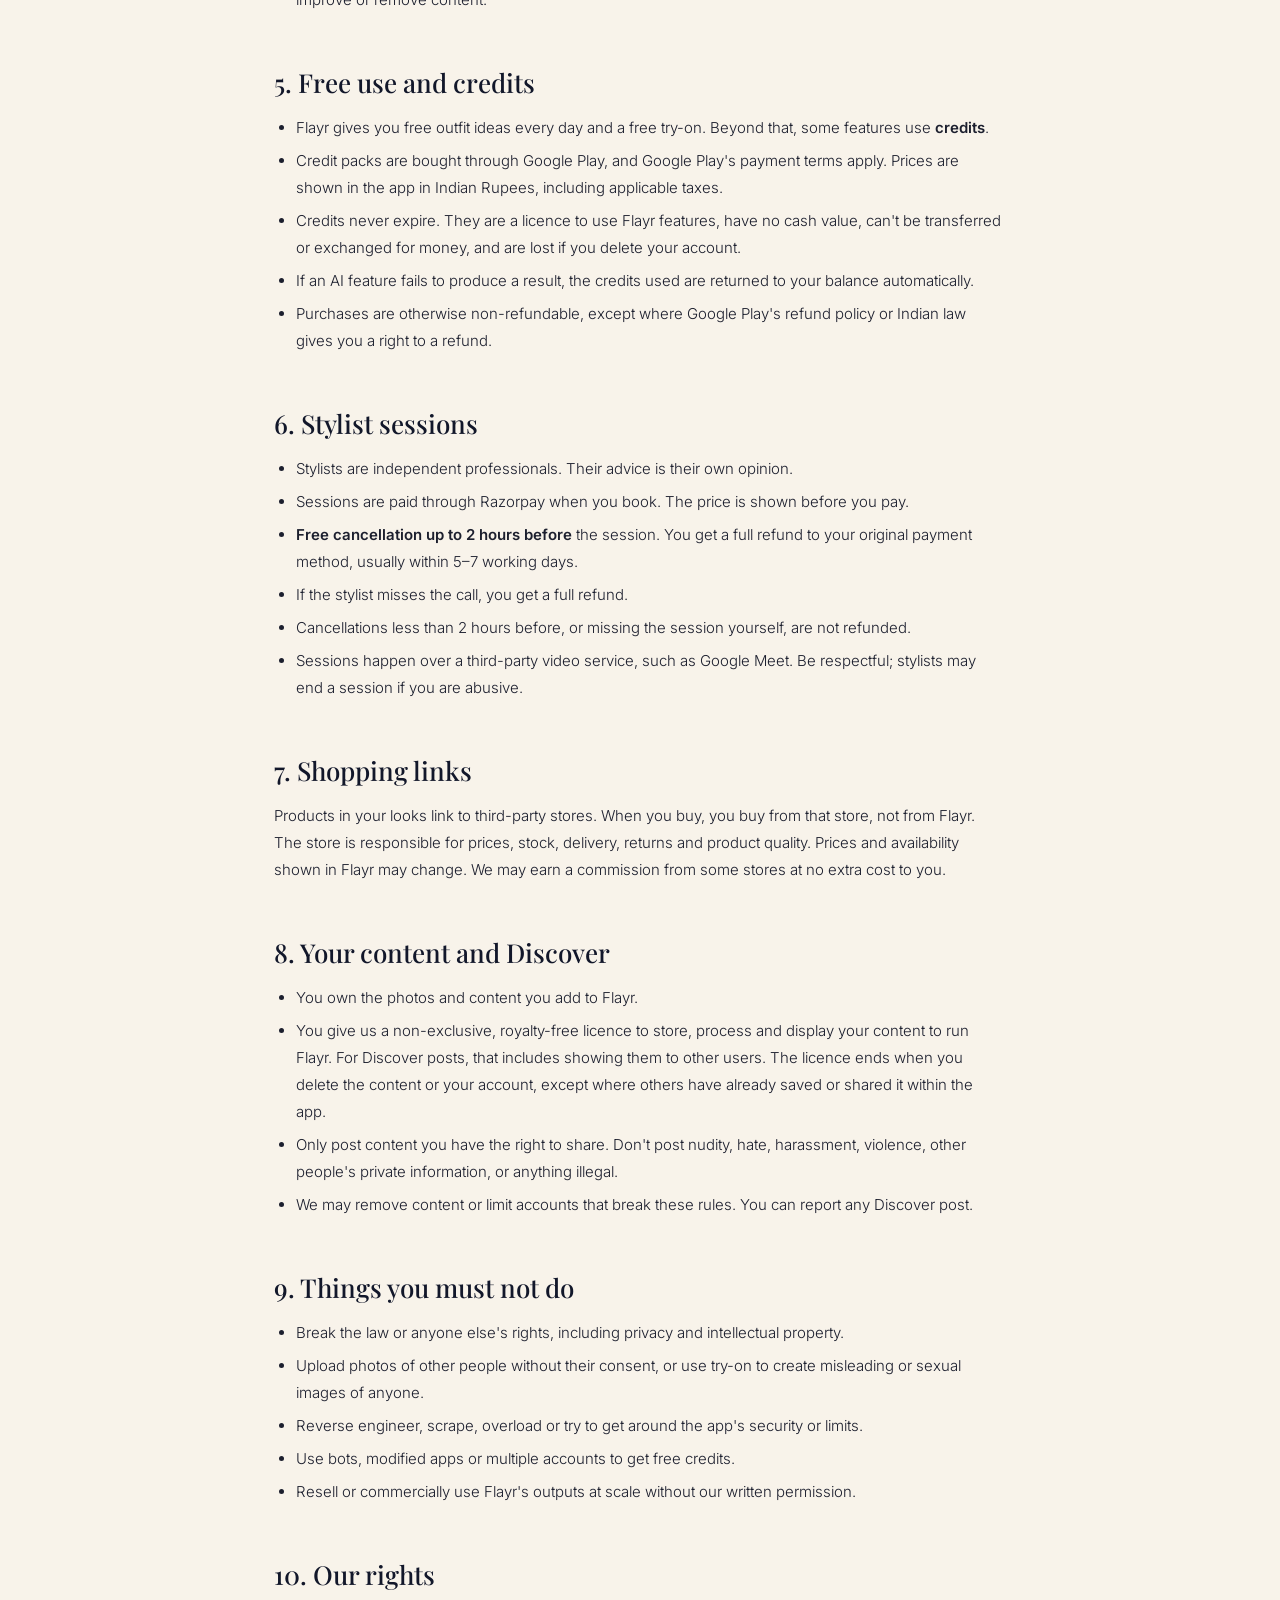
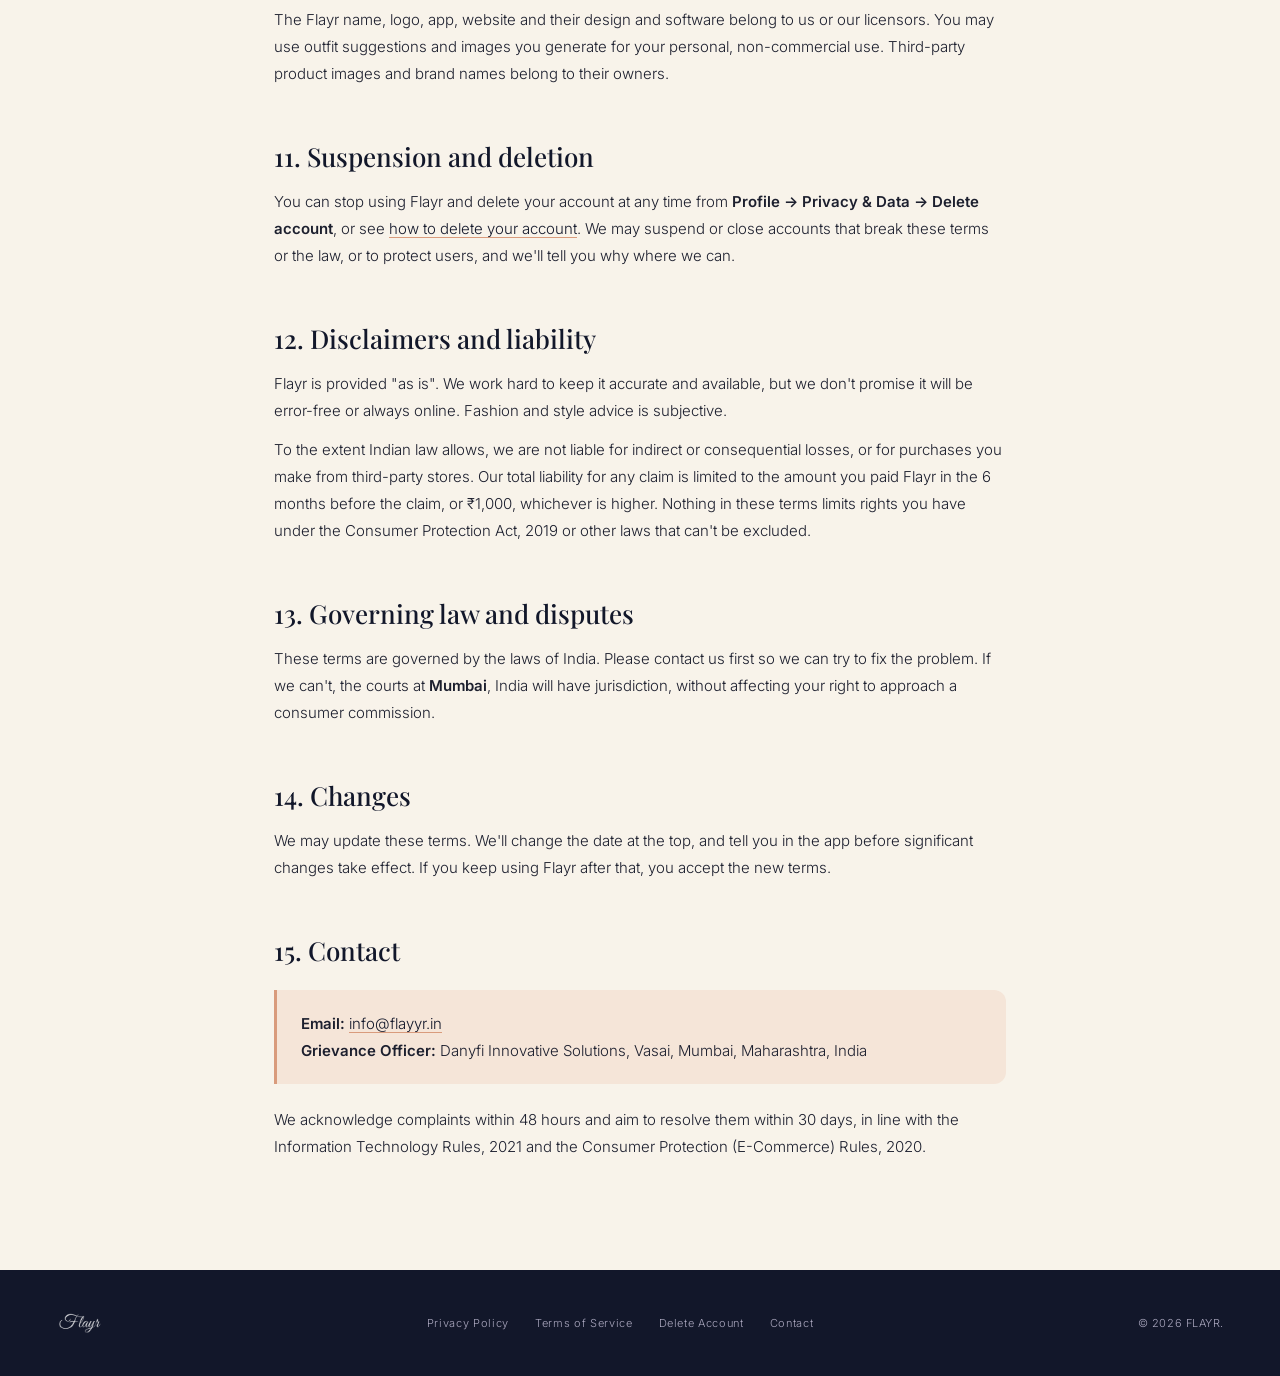
<file: terms/index.html>
<!DOCTYPE html>
<html lang="en">

<head>
  <meta charset="UTF-8">
  <meta name="viewport" content="width=device-width, initial-scale=1.0">
  <title>Terms of Service | Flayr AI Outfit Stylist</title>
  <meta name="description"
    content="The rules for using Flayr: accounts, credits, stylist bookings and refunds, AI-generated outfits, shopping links, Discover posts and your rights.">
  <meta name="robots" content="index, follow">
  <meta name="theme-color" content="#12172a">
  <link rel="canonical" href="https://www.flayyr.in/terms">

  <link rel="icon" href="/favicon.ico" sizes="48x48">
  <link rel="icon" type="image/png" sizes="32x32" href="/assets/images/favicon-32x32.png">
  <link rel="apple-touch-icon" sizes="180x180" href="/assets/images/apple-touch-icon.png">
  <link rel="manifest" href="/site.webmanifest">

  <meta property="og:type" content="website">
  <meta property="og:site_name" content="Flayr">
  <meta property="og:title" content="Flayr Terms of Service">
  <meta property="og:description" content="The rules for using the Flayr AI outfit stylist app.">
  <meta property="og:url" content="https://www.flayyr.in/terms">
  <meta property="og:image" content="https://www.flayyr.in/assets/images/og-image.jpg">
  <meta property="og:locale" content="en_IN">
  <meta name="twitter:card" content="summary_large_image">

  <script type="application/ld+json">
  {
    "@context": "https://schema.org",
    "@type": "WebPage",
    "name": "Flayr Terms of Service",
    "url": "https://www.flayyr.in/terms",
    "dateModified": "2026-10-24",
    "inLanguage": "en-IN",
    "isPartOf": { "@type": "WebSite", "name": "Flayr", "url": "https://www.flayyr.in/" },
    "breadcrumb": {
      "@type": "BreadcrumbList",
      "itemListElement": [
        { "@type": "ListItem", "position": 1, "name": "Home", "item": "https://www.flayyr.in/" },
        { "@type": "ListItem", "position": 2, "name": "Terms of Service", "item": "https://www.flayyr.in/terms" }
      ]
    }
  }
  </script>

  <link rel="preconnect" href="https://fonts.googleapis.com">
  <link rel="preconnect" href="https://fonts.gstatic.com" crossorigin>
  <link
    href="https://fonts.googleapis.com/css2?family=Playfair+Display:ital,wght@0,400;0,500;0,600;1,400;1,500&family=Inter:wght@300;400;500;600&display=swap"
    rel="stylesheet">
  <link rel="stylesheet" href="/css/style.css">
</head>

<body class="page">

  <nav>
    <a class="logo" href="/"><img src="/assets/images/logo.png" alt="Flayr home" class="logo-img"></a>
    <div class="page-nav-links">
      <a href="/" class="hide-sm">Home</a>
      <a href="/contact">Contact</a>
      <a href="https://play.google.com/store/apps/details?id=in.flayyr.app" class="btn btn-fill btn-nav" rel="noopener">Get the App</a>
    </div>
  </nav>

  <main class="legal">
    <span class="eyebrow-plain">Legal</span>
    <h1>Terms of Service</h1>
    <p class="updated">Last updated: 24 October 2026</p>

    <p class="lead">These terms are an agreement between you and <strong>Danyfi Innovative Solutions</strong> ("Flayr", "we",
      "us"), the operator of the Flayr app and the website flayyr.in. By creating an account or using Flayr, you agree to
      these terms and to our <a href="/privacy">Privacy Policy</a>. If you don't agree, please don't use Flayr.</p>

    <div class="toc">
      <ol>
        <li><a href="#eligibility">Who can use Flayr</a></li>
        <li><a href="#account">Your account</a></li>
        <li><a href="#service">What Flayr does</a></li>
        <li><a href="#ai">AI-generated content</a></li>
        <li><a href="#credits">Free use and credits</a></li>
        <li><a href="#stylists">Stylist sessions</a></li>
        <li><a href="#shopping">Shopping links</a></li>
        <li><a href="#content">Your content and Discover</a></li>
        <li><a href="#rules">Things you must not do</a></li>
        <li><a href="#ip">Our rights</a></li>
        <li><a href="#termination">Suspension and deletion</a></li>
        <li><a href="#disclaimers">Disclaimers and liability</a></li>
        <li><a href="#law">Governing law and disputes</a></li>
        <li><a href="#changes">Changes</a></li>
        <li><a href="#contact">Contact</a></li>
      </ol>
    </div>

    <h2 id="eligibility">1. Who can use Flayr</h2>
    <p>You must be at least <strong>18 years old</strong> and able to enter a binding contract under Indian law. You
      may create looks for family members, including children, but the account must belong to an adult.</p>

    <h2 id="account">2. Your account</h2>
    <ul>
      <li>You log in with your mobile number and a one-time code. Keep your phone and codes private.</li>
      <li>Give us accurate information and keep it up to date.</li>
      <li>You're responsible for activity on your account. Tell us at
        <a href="mailto:info@flayyr.in">info@flayyr.in</a> if you think someone else has used it.</li>
    </ul>

    <h2 id="service">3. What Flayr does</h2>
    <p>Flayr suggests complete outfits for your occasion, budget and style, lets you try looks on virtually, organises
      your closet, shows community looks on Discover, sends festival and event reminders, and lets you book 1-on-1
      video sessions with professional stylists. We may add, change or remove features over time.</p>

    <h2 id="ai">4. AI-generated content</h2>
    <ul>
      <li>Outfits, product matches, closet tags and try-on images are created by AI. They are suggestions, not
        guarantees. Colours, fit and how a garment looks on you in real life may differ.</li>
      <li>Try-on images are a visual preview only and are not an exact representation of size or fit.</li>
      <li>Only upload photos of yourself, or of people who have given you permission.</li>
      <li>If an AI result is wrong, offensive or inappropriate, use the <strong>Report</strong> button. We review
        reports and may improve or remove content.</li>
    </ul>

    <h2 id="credits">5. Free use and credits</h2>
    <ul>
      <li>Flayr gives you free outfit ideas every day and a free try-on. Beyond that, some features use
        <strong>credits</strong>.</li>
      <li>Credit packs are bought through Google Play, and Google Play's payment terms apply. Prices are shown in the
        app in Indian Rupees, including applicable taxes.</li>
      <li>Credits never expire. They are a licence to use Flayr features, have no cash value, can't be transferred
        or exchanged for money, and are lost if you delete your account.</li>
      <li>If an AI feature fails to produce a result, the credits used are returned to your balance automatically.</li>
      <li>Purchases are otherwise non-refundable, except where Google Play's refund policy or Indian law gives you a
        right to a refund.</li>
    </ul>

    <h2 id="stylists">6. Stylist sessions</h2>
    <ul>
      <li>Stylists are independent professionals. Their advice is their own opinion.</li>
      <li>Sessions are paid through Razorpay when you book. The price is shown before you pay.</li>
      <li><strong>Free cancellation up to 2 hours before</strong> the session. You get a full refund to your original
        payment method, usually within 5–7 working days.</li>
      <li>If the stylist misses the call, you get a full refund.</li>
      <li>Cancellations less than 2 hours before, or missing the session yourself, are not refunded.</li>
      <li>Sessions happen over a third-party video service, such as Google Meet. Be respectful; stylists may end a
        session if you are abusive.</li>
    </ul>

    <h2 id="shopping">7. Shopping links</h2>
    <p>Products in your looks link to third-party stores. When you buy, you buy from that store, not from Flayr. The
      store is responsible for prices, stock, delivery, returns and product quality. Prices and availability shown in
      Flayr may change. We may earn a commission from some stores at no extra cost to you.</p>

    <h2 id="content">8. Your content and Discover</h2>
    <ul>
      <li>You own the photos and content you add to Flayr.</li>
      <li>You give us a non-exclusive, royalty-free licence to store, process and display your content to run Flayr.
        For Discover posts, that includes showing them to other users. The licence ends when you delete the content
        or your account, except where others have already saved or shared it within the app.</li>
      <li>Only post content you have the right to share. Don't post nudity, hate, harassment, violence, other people's
        private information, or anything illegal.</li>
      <li>We may remove content or limit accounts that break these rules. You can report any Discover post.</li>
    </ul>

    <h2 id="rules">9. Things you must not do</h2>
    <ul>
      <li>Break the law or anyone else's rights, including privacy and intellectual property.</li>
      <li>Upload photos of other people without their consent, or use try-on to create misleading or sexual images of
        anyone.</li>
      <li>Reverse engineer, scrape, overload or try to get around the app's security or limits.</li>
      <li>Use bots, modified apps or multiple accounts to get free credits.</li>
      <li>Resell or commercially use Flayr's outputs at scale without our written permission.</li>
    </ul>

    <h2 id="ip">10. Our rights</h2>
    <p>The Flayr name, logo, app, website and their design and software belong to us or our licensors. You may use
      outfit suggestions and images you generate for your personal, non-commercial use. Third-party product images and
      brand names belong to their owners.</p>

    <h2 id="termination">11. Suspension and deletion</h2>
    <p>You can stop using Flayr and delete your account at any time from
      <strong>Profile → Privacy &amp; Data → Delete account</strong>, or see <a href="/delete-account">how to delete
        your account</a>. We may suspend or close accounts that break these terms or the law, or to protect users, and
      we'll tell you why where we can.</p>

    <h2 id="disclaimers">12. Disclaimers and liability</h2>
    <p>Flayr is provided "as is". We work hard to keep it accurate and available, but we don't promise it will be
      error-free or always online. Fashion and style advice is subjective.</p>
    <p>To the extent Indian law allows, we are not liable for indirect or consequential losses, or for purchases you make
      from third-party stores. Our total liability for any claim is limited to the amount you paid Flayr in the 6
      months before the claim, or ₹1,000, whichever is higher. Nothing in these terms limits rights you have under the
      Consumer Protection Act, 2019 or other laws that can't be excluded.</p>

    <h2 id="law">13. Governing law and disputes</h2>
    <p>These terms are governed by the laws of India. Please contact us first so we can try to fix the problem. If we
      can't, the courts at <strong>Mumbai</strong>, India will have jurisdiction, without affecting your right to
      approach a consumer commission.</p>

    <h2 id="changes">14. Changes</h2>
    <p>We may update these terms. We'll change the date at the top, and tell you in the app before significant changes
      take effect. If you keep using Flayr after that, you accept the new terms.</p>

    <h2 id="contact">15. Contact</h2>
    <div class="callout">
      <p><strong>Email:</strong> <a href="mailto:info@flayyr.in">info@flayyr.in</a><br>
        <strong>Grievance Officer:</strong> Danyfi Innovative Solutions, Vasai, Mumbai, Maharashtra, India</p>
    </div>
    <p>We acknowledge complaints within 48 hours and aim to resolve them within 30 days, in line with the Information
      Technology Rules, 2021 and the Consumer Protection (E-Commerce) Rules, 2020.</p>
  </main>

  <footer>
    <div class="ft-logo"><img src="/assets/images/logo.png" alt="Flayr" class="ft-logo-img"></div>
    <div class="ft-links">
      <a href="/privacy">Privacy Policy</a>
      <a href="/terms">Terms of Service</a>
      <a href="/delete-account">Delete Account</a>
      <a href="/contact">Contact</a>
    </div>
    <div class="ft-copy">© 2026 FLAYR.</div>
  </footer>

</body>

</html>
</file>
<file: css/style.css>
*,
*::before,
*::after {
  box-sizing: border-box;
  margin: 0;
  padding: 0;
}

:root {
  --cream: #f8f3ea;
  --cream-2: #fbf8f2;
  --peach: #eec8b6;
  --peach-deep: #d99b7c;
  --peach-line: rgba(217, 155, 124, 0.35);
  --navy: #12172a;
  --navy-2: #1b2138;
  --ink: #1c1f2e;
  --muted: #8a8377;
  --muted-dark: #a9a6bd;
  --gray-bg: #efece6;
  --line: rgba(28, 31, 46, 0.1);
  --serif: 'Playfair Display', Georgia, serif;
  --sans: 'Inter', system-ui, sans-serif;
  --ease: cubic-bezier(.22, 1, .36, 1);
}

html {
  scroll-behavior: smooth;
}

body {
  background: var(--cream);
  color: var(--ink);
  font-family: var(--sans);
  font-weight: 300;
  overflow-x: hidden;
  -webkit-font-smoothing: antialiased;
}

a {
  color: inherit;
}

img {
  max-width: 100%;
  display: block;
}

.wrap {
  max-width: 1240px;
  margin: 0 auto;
  padding: 0 56px;
}

::selection {
  background: var(--peach);
  color: var(--navy);
}

/* CURSOR / SCROLL PROGRESS */
.scroll-progress {
  position: fixed;
  top: 0;
  left: 0;
  height: 3px;
  width: 0%;
  background: var(--peach-deep);
  z-index: 999;
  transform-origin: left;
}

/* NAV */
nav {
  position: fixed;
  top: 0;
  left: 0;
  right: 0;
  z-index: 500;
  display: flex;
  align-items: center;
  justify-content: space-between;
  padding: 26px 56px;
  background: transparent;
  transition: background .4s var(--ease), padding .4s var(--ease), box-shadow .4s var(--ease);
}

nav.scrolled {
  background: rgba(248, 243, 234, 0.86);
  backdrop-filter: blur(14px);
  padding: 16px 56px;
  box-shadow: 0 1px 0 var(--line);
}

.logo {
  text-decoration: none;
  position: relative;
  display: inline-flex;
  align-items: center;
}

.logo-img {
  height: 58px;
  width: auto;
}

.nav-links {
  display: flex;
  gap: 42px;
  list-style: none;
}

.nav-links a {
  font-size: 12px;
  font-weight: 500;
  letter-spacing: .09em;
  text-transform: uppercase;
  text-decoration: none;
  color: var(--ink);
  position: relative;
  padding-bottom: 3px;
}

.nav-links a::after {
  content: '';
  position: absolute;
  left: 0;
  bottom: 0;
  width: 0%;
  height: 1px;
  background: var(--peach-deep);
  transition: width .35s var(--ease);
}

.nav-links a:hover::after {
  width: 100%;
}

.btn {
  display: inline-flex;
  align-items: center;
  justify-content: center;
  gap: 8px;
  font-family: var(--sans);
  font-size: 11px;
  font-weight: 600;
  letter-spacing: .1em;
  text-transform: uppercase;
  text-decoration: none;
  padding: 15px 28px;
  cursor: pointer;
  border: 1px solid var(--navy);
  transition: transform .35s var(--ease), background .35s var(--ease), color .35s var(--ease);
  white-space: nowrap;
}

.btn-fill {
  background: var(--navy);
  color: var(--cream);
}

.btn-fill:hover {
  background: var(--ink);
}

.btn-outline {
  background: transparent;
  color: var(--navy);
}

.btn-outline:hover {
  background: var(--navy);
  color: var(--cream);
}

.btn-nav {
  padding: 12px 22px;
}

.hamburger {
  display: none;
  flex-direction: column;
  gap: 5px;
  background: none;
  border: none;
  cursor: pointer;
  padding: 8px;
  z-index: 600;
}

.hamburger span {
  width: 24px;
  height: 1px;
  background: var(--navy);
  transition: transform .3s var(--ease), opacity .3s var(--ease);
}

.mobile-menu {
  position: fixed;
  inset: 0;
  background: var(--cream);
  z-index: 550;
  display: flex;
  flex-direction: column;
  align-items: center;
  justify-content: center;
  gap: 34px;
  opacity: 0;
  pointer-events: none;
}

.mobile-menu.is-open {
  pointer-events: auto;
}

.mobile-menu a:not(.btn) {
  font-family: var(--serif);
  font-size: 30px;
  text-decoration: none;
  color: var(--navy);
}

/* SECTION HELPERS */
.eyebrow-plain {
  font-size: 11px;
  font-weight: 600;
  letter-spacing: .18em;
  text-transform: uppercase;
  color: var(--muted);
  margin-bottom: 14px;
  display: block;
}

/* HERO */
.hero {
  min-height: 100vh;
  display: flex;
  align-items: center;
  padding: 150px 0 60px;
  position: relative;
  overflow: hidden;
}

.hero-grid {
  display: grid;
  grid-template-columns: 1fr 0.85fr;
  gap: 60px;
  align-items: center;
}

.hero h1 {
  font-family: var(--serif);
  font-size: clamp(40px, 5.4vw, 68px);
  font-weight: 500;
  line-height: 1.08;
  letter-spacing: -.01em;
  color: var(--navy);
  overflow: hidden;
}

.hero h1 .line {
  display: block;
  overflow: hidden;
}

.hero h1 .line span {
  display: block;
  transform: translateY(110%);
}

.hero h1 em {
  font-style: italic;
  color: var(--peach-deep);
}

.hero-sub {
  margin-top: 26px;
  font-size: 16px;
  color: var(--muted);
  line-height: 1.75;
  max-width: 400px;
}

.hero-actions {
  margin-top: 40px;
  display: flex;
  gap: 16px;
  flex-wrap: wrap;
}

.hero-visual {
  position: relative;
  height: 560px;
}

.hv-frame {
  position: absolute;
  top: -24px;
  right: -24px;
  width: 68%;
  aspect-ratio: 3/4.1;
  border: 1px solid var(--peach-line);
  z-index: 0;
}

.hv-main {
  position: absolute;
  top: 0;
  right: 0;
  width: 68%;
  aspect-ratio: 3/4.1;
  overflow: hidden;
  box-shadow: 0 40px 80px rgba(28, 20, 15, .18);
  z-index: 2;
  clip-path: inset(0 0 0 0);
}

.hv-main img,
.hv-mini img {
  width: 100%;
  height: 100%;
  object-fit: cover;
  transform: scale(1.12);
}

.hv-mini {
  position: absolute;
  bottom: -20px;
  left: -10px;
  width: 42%;
  aspect-ratio: 3/4;
  overflow: hidden;
  border: 8px solid var(--cream-2);
  box-shadow: 0 30px 60px rgba(28, 20, 15, .22);
  z-index: 3;
}

.hv-dot {
  position: absolute;
  width: 130px;
  height: 130px;
  border-radius: 50%;
  background: var(--peach);
  opacity: .55;
  top: 60%;
  left: -30px;
  z-index: 1;
  filter: blur(1px);
}

/* MODERN STRUGGLE */
.struggle {
  background: var(--peach);
  padding: 110px 24px;
  text-align: center;
}

.struggle-quote {
  font-family: var(--serif);
  font-style: italic;
  font-size: clamp(26px, 3.6vw, 42px);
  color: var(--navy);
  line-height: 1.35;
  max-width: 780px;
  margin: 0 auto;
}

.struggle-rule {
  width: 46px;
  height: 1px;
  background: var(--navy);
  opacity: .35;
  margin: 30px auto 0;
}

/* FEATURES */
.features {
  padding: 140px 0;
}

.feat-grid {
  display: grid;
  grid-template-columns: 0.85fr 1.15fr;
  gap: 90px;
}

.feat-h2 {
  font-family: var(--serif);
  font-size: clamp(30px, 3.4vw, 42px);
  font-weight: 500;
  line-height: 1.2;
  color: var(--navy);
  max-width: 380px;
}

.feat-body {
  margin-top: 22px;
  font-size: 15px;
  color: var(--muted);
  line-height: 1.85;
  max-width: 340px;
}

.feat-items {
  display: grid;
  grid-template-columns: 1fr 1fr;
  gap: 48px 40px;
}

.feat-item {
  border-top: 1px solid var(--line);
  padding-top: 22px;
}

.feat-num {
  font-size: 12px;
  color: var(--peach-deep);
  font-weight: 600;
  letter-spacing: .05em;
}

.feat-title {
  font-family: var(--serif);
  font-size: 21px;
  font-weight: 500;
  color: var(--navy);
  margin: 10px 0 8px;
}

.feat-desc {
  font-size: 14px;
  color: var(--muted);
  line-height: 1.7;
}

/* HOW IT WORKS */
.how {
  background: var(--gray-bg);
  padding: 140px 0;
}

.how-head {
  display: flex;
  justify-content: space-between;
  align-items: flex-end;
  gap: 30px;
  margin-bottom: 70px;
  flex-wrap: wrap;
}

.how-h2 {
  font-family: var(--serif);
  font-size: clamp(32px, 4vw, 50px);
  font-weight: 500;
  color: var(--navy);
}

.how-meta {
  text-align: right;
}

.how-meta p {
  font-size: 11px;
  font-weight: 600;
  letter-spacing: .12em;
  text-transform: uppercase;
  color: var(--muted);
  margin-bottom: 12px;
}

.how-badge {
  display: inline-flex;
  align-items: center;
  gap: 8px;
  font-size: 10px;
  font-weight: 600;
  letter-spacing: .08em;
  text-transform: uppercase;
  color: var(--navy);
  border: 1px solid var(--line);
  padding: 8px 14px;
  background: var(--cream-2);
}

.how-grid {
  display: grid;
  grid-template-columns: repeat(4, 1fr);
  gap: 26px;
}

.how-card {
  background: var(--cream-2);
  border: 1px solid var(--line);
  padding: 20px;
  transition: transform .45s var(--ease), box-shadow .45s var(--ease);
}

.how-card:hover {
  transform: translateY(-8px);
  box-shadow: 0 30px 60px rgba(28, 20, 15, .1);
}

.how-thumb {
  aspect-ratio: 4/3;
  background: linear-gradient(135deg, var(--peach) 0%, #f3ddce 60%, var(--cream-2) 100%);
  margin-bottom: 22px;
  position: relative;
  overflow: hidden;
}

.how-thumb::before {
  content: '';
  position: absolute;
  inset: 14px;
  border: 1px solid rgba(28, 23, 20, .12);
}

.how-thumb .hc-shape {
  position: absolute;
  background: rgba(255, 255, 255, .55);
}

.how-card:nth-child(1) .hc-shape {
  width: 60%;
  height: 14px;
  top: 30%;
  left: 20%;
}

.how-card:nth-child(2) .hc-shape {
  width: 22%;
  height: 22%;
  border-radius: 50%;
  top: 25%;
  left: 22%;
  box-shadow: 34px 0 0 rgba(255, 255, 255, .55), 68px 0 0 rgba(255, 255, 255, .35);
}

.how-card:nth-child(3) .hc-shape {
  width: 46%;
  height: 60%;
  top: 20%;
  left: 27%;
}

.how-card:nth-child(4) .hc-shape {
  width: 30%;
  height: 30%;
  border-radius: 8px;
  top: 35%;
  left: 35%;
  background: var(--navy);
}

.how-num {
  font-size: 11px;
  color: var(--peach-deep);
  font-weight: 600;
  letter-spacing: .05em;
}

.how-title {
  font-family: var(--serif);
  font-size: 19px;
  font-weight: 500;
  color: var(--navy);
  margin: 8px 0 8px;
}

.how-desc {
  font-size: 13px;
  color: var(--muted);
  line-height: 1.65;
}

/* ROADMAP (dark) */
.roadmap {
  background: var(--navy);
  color: var(--cream);
  padding: 140px 0;
}

.rm-grid {
  display: grid;
  grid-template-columns: 0.9fr 1.1fr;
  gap: 90px;
}

.rm-h2 {
  font-family: var(--serif);
  font-size: clamp(32px, 4vw, 50px);
  font-weight: 500;
  line-height: 1.15;
  max-width: 380px;
}

.rm-body {
  margin-top: 22px;
  font-size: 14px;
  color: var(--muted-dark);
  line-height: 1.8;
  max-width: 340px;
}

.rm-list {
  position: relative;
}

.rm-line {
  position: absolute;
  left: 17px;
  top: 18px;
  bottom: 18px;
  width: 1px;
  background: rgba(238, 200, 182, .18);
}

.rm-line-fill {
  position: absolute;
  left: 17px;
  top: 18px;
  width: 1px;
  height: 0%;
  background: var(--peach-deep);
}

.rm-item {
  display: grid;
  grid-template-columns: 36px 1fr;
  gap: 22px;
  padding: 30px 0;
  border-bottom: 1px solid rgba(238, 200, 182, .14);
  position: relative;
}

.rm-item:first-child {
  padding-top: 4px;
}

.rm-num {
  width: 36px;
  height: 36px;
  border-radius: 50%;
  border: 1px solid rgba(238, 200, 182, .35);
  display: flex;
  align-items: center;
  justify-content: center;
  font-family: var(--serif);
  font-size: 14px;
  color: var(--peach);
  transition: border-color .5s var(--ease), background .5s var(--ease), color .5s var(--ease);
  z-index: 1;
  background: var(--navy);
}

.rm-item.active .rm-num {
  background: var(--peach-deep);
  border-color: var(--peach-deep);
  color: var(--navy);
}

.rm-title {
  font-family: var(--serif);
  font-size: 20px;
  font-weight: 500;
  margin-bottom: 6px;
}

.rm-desc {
  font-size: 13px;
  color: var(--muted-dark);
  line-height: 1.7;
  max-width: 420px;
}

/* GALLERY */
.gallery {
  padding: 150px 0;
  text-align: center;
}

.gallery h2 {
  font-family: var(--serif);
  font-size: clamp(34px, 5vw, 56px);
  font-weight: 500;
  color: var(--navy);
  margin-bottom: 60px;
}

.gal-grid {
  display: grid;
  grid-template-columns: repeat(3, 1fr);
  gap: 26px;
  text-align: left;
}

.gal-item {
  overflow: hidden;
  cursor: pointer;
}

.gal-img {
  aspect-ratio: 3/4;
  overflow: hidden;
  clip-path: inset(0 0 0 0);
}

.gal-img img {
  width: 100%;
  height: 100%;
  object-fit: cover;
  transition: transform .7s var(--ease);
}

.gal-item:hover .gal-img img {
  transform: scale(1.08);
}

.gal-cap {
  margin-top: 16px;
  font-size: 11px;
  font-weight: 600;
  letter-spacing: .14em;
  text-transform: uppercase;
  color: var(--muted);
}

/* CTA */
.cta-outer {
  padding: 0 56px 150px;
}

.cta {
  background: var(--peach);
  border-radius: 28px;
  padding: 90px 40px;
  text-align: center;
  position: relative;
  overflow: hidden;
}

.cta-shape {
  position: absolute;
  border-radius: 50%;
  background: rgba(255, 255, 255, .25);
}

.cta-shape.s1 {
  width: 220px;
  height: 220px;
  top: -100px;
  left: -80px;
}

.cta-shape.s2 {
  width: 160px;
  height: 160px;
  bottom: -90px;
  right: -50px;
}

.cta h2 {
  font-family: var(--serif);
  font-size: clamp(30px, 4.4vw, 48px);
  font-weight: 500;
  color: var(--navy);
  position: relative;
  z-index: 1;
}

.cta p {
  margin: 18px auto 0;
  font-size: 14px;
  color: rgba(28, 23, 20, .65);
  max-width: 440px;
  line-height: 1.7;
  position: relative;
  z-index: 1;
}

.cta-form {
  margin-top: 36px;
  display: flex;
  justify-content: center;
  gap: 12px;
  position: relative;
  z-index: 1;
  flex-wrap: wrap;
}

.cta-form input {
  font-family: var(--sans);
  font-size: 13px;
  padding: 16px 22px;
  border: none;
  border-radius: 100px;
  width: 320px;
  max-width: 80vw;
  background: var(--cream-2);
  color: var(--ink);
  outline: none;
}

.cta-form input::placeholder {
  color: var(--muted);
}

.cta-form button {
  border-radius: 100px;
  border: 1px solid var(--navy);
}

.cta-msg {
  margin-top: 16px;
  font-size: 12px;
  letter-spacing: .05em;
  color: var(--navy);
  font-weight: 600;
  position: relative;
  z-index: 1;
  height: 16px;
  opacity: 0;
}

/* FAQ */
.faq {
  background: var(--gray-bg);
  padding: 140px 0;
  text-align: center;
}

.faq h2 {
  font-family: var(--serif);
  font-size: clamp(32px, 4.6vw, 50px);
  font-weight: 500;
  color: var(--navy);
  margin-bottom: 56px;
}

.faq-list {
  max-width: 760px;
  margin: 0 auto;
  text-align: left;
}

.faq-item {
  border-bottom: 1px solid var(--line);
}

.faq-q {
  width: 100%;
  background: none;
  border: none;
  display: flex;
  align-items: center;
  justify-content: space-between;
  padding: 26px 4px;
  cursor: pointer;
  font-family: var(--serif);
  font-size: 19px;
  color: var(--navy);
  text-align: left;
}

.faq-plus {
  font-size: 20px;
  color: var(--peach-deep);
  flex: 0 0 auto;
  margin-left: 20px;
  transition: transform .4s var(--ease);
}

.faq-item.open .faq-plus {
  transform: rotate(135deg);
}

.faq-a {
  height: 0;
  overflow: hidden;
}

.faq-a p {
  font-size: 14px;
  color: var(--muted);
  line-height: 1.8;
  padding: 0 4px 26px;
  max-width: 620px;
}

/* FOOTER */
footer {
  background: var(--navy);
  color: var(--cream);
  padding: 40px 56px;
  display: flex;
  align-items: center;
  justify-content: space-between;
  flex-wrap: wrap;
  gap: 20px;
}

.ft-logo {
  font-family: var(--serif);
  font-size: 18px;
  letter-spacing: .1em;
  display: inline-flex;
  align-items: center;
}

.ft-logo-img {
  height: 26px;
  width: auto;
  filter: invert(1);
  opacity: .85;
}

.ft-links {
  display: flex;
  gap: 26px;
  flex-wrap: wrap;
}

.ft-links a {
  font-size: 11px;
  color: var(--muted-dark);
  text-decoration: none;
  letter-spacing: .06em;
  transition: color .25s;
}

.ft-links a:hover {
  color: var(--peach);
}

.ft-copy {
  font-size: 11px;
  color: var(--muted-dark);
  letter-spacing: .05em;
}

/* REVEAL BASE (JS-driven via GSAP, this is just a no-JS fallback) */
.reveal {
  opacity: 0;
}

html.no-js .reveal {
  opacity: 1;
}

/* RESPONSIVE */
@media(max-width: 980px) {
  .hero-grid {
    grid-template-columns: 1fr;
  }

  .hero-visual {
    height: 420px;
    order: -1;
  }

  .feat-grid,
  .rm-grid {
    grid-template-columns: 1fr;
    gap: 50px;
  }

  .how-grid {
    grid-template-columns: repeat(2, 1fr);
  }

  .gal-grid {
    grid-template-columns: repeat(2, 1fr);
  }

  .nav-links {
    display: none;
  }

  .btn-nav {
    display: none;
  }

  .hamburger {
    display: flex;
  }
}

@media(max-width: 640px) {
  .wrap {
    padding: 0 24px;
  }

  nav {
    padding: 20px 24px;
  }

  nav.scrolled {
    padding: 14px 24px;
  }

  .cta-outer {
    padding: 0 24px 100px;
  }

  .feat-items {
    grid-template-columns: 1fr;
    gap: 32px;
  }

  .how-grid {
    grid-template-columns: 1fr;
  }

  .gal-grid {
    grid-template-columns: 1fr;
  }

  .how-head {
    align-items: flex-start;
  }

  .how-meta {
    text-align: left;
  }

  footer {
    flex-direction: column;
    text-align: center;
    justify-content: center;
  }
}

/* ---------- PLAY STORE BADGE ---------- */
.play-badge {
  display: inline-flex;
  align-items: center;
  gap: 12px;
  background: var(--navy);
  color: var(--cream);
  text-decoration: none;
  padding: 12px 24px 12px 20px;
  border-radius: 14px;
  border: 1px solid var(--navy);
  transition: background .3s var(--ease), transform .3s var(--ease);
  position: relative;
  z-index: 1;
}

.play-badge:hover {
  background: var(--ink);
}

.play-badge svg {
  width: 26px;
  height: 26px;
  flex: 0 0 auto;
}

.play-badge span {
  display: flex;
  flex-direction: column;
  text-align: left;
  line-height: 1.15;
}

.play-badge small {
  font-size: 10px;
  letter-spacing: .08em;
  text-transform: uppercase;
  opacity: .75;
}

.play-badge strong {
  font-family: var(--sans);
  font-size: 17px;
  font-weight: 500;
}

.cta-actions {
  margin-top: 36px;
  display: flex;
  justify-content: center;
  gap: 12px;
  flex-wrap: wrap;
  position: relative;
  z-index: 1;
}

.cta-note {
  margin-top: 18px !important;
  font-size: 12px !important;
}

/* ---------- LEGAL / INFO PAGES ---------- */
.page nav {
  background: rgba(248, 243, 234, 0.92);
  backdrop-filter: blur(14px);
  padding: 16px 56px;
  box-shadow: 0 1px 0 var(--line);
}

.page .logo-img {
  height: 46px;
}

.page-nav-links {
  display: flex;
  align-items: center;
  gap: 28px;
}

.page-nav-links a:not(.btn) {
  font-size: 12px;
  font-weight: 500;
  letter-spacing: .09em;
  text-transform: uppercase;
  text-decoration: none;
}

.legal {
  max-width: 780px;
  margin: 0 auto;
  padding: 150px 24px 110px;
}

.legal .eyebrow-plain {
  display: block;
}

.legal h1 {
  font-family: var(--serif);
  font-size: clamp(36px, 5vw, 54px);
  font-weight: 500;
  color: var(--navy);
  line-height: 1.1;
}

.legal .updated {
  margin-top: 14px;
  font-size: 13px;
  color: var(--muted);
}

.legal .lead {
  margin-top: 28px;
  font-size: 17px;
  line-height: 1.75;
  color: var(--ink);
}

.legal h2 {
  font-family: var(--serif);
  font-size: 26px;
  font-weight: 500;
  color: var(--navy);
  margin: 52px 0 14px;
  scroll-margin-top: 100px;
}

.legal h3 {
  font-size: 15px;
  font-weight: 600;
  color: var(--navy);
  margin: 26px 0 8px;
}

.legal p,
.legal li,
.legal td,
.legal th {
  font-size: 15px;
  line-height: 1.8;
  color: var(--ink);
}

.legal p + p {
  margin-top: 12px;
}

.legal ul,
.legal ol {
  padding-left: 22px;
  margin: 10px 0;
}

.legal li + li {
  margin-top: 6px;
}

.legal strong {
  font-weight: 600;
}

.legal a {
  color: var(--navy);
  text-decoration-color: var(--peach-deep);
  text-underline-offset: 3px;
}

.legal .toc {
  margin-top: 36px;
  padding: 22px 26px;
  border: 1px solid var(--line);
  border-radius: 16px;
  background: var(--cream-2);
}

.legal .toc ol {
  columns: 2;
  column-gap: 32px;
  margin: 0;
}

.legal .toc li {
  font-size: 14px;
}

.legal .table-wrap {
  overflow-x: auto;
  margin: 16px 0;
  border: 1px solid var(--line);
  border-radius: 14px;
}

.legal table {
  width: 100%;
  border-collapse: collapse;
  min-width: 520px;
}

.legal th,
.legal td {
  text-align: left;
  vertical-align: top;
  padding: 12px 16px;
  border-bottom: 1px solid var(--line);
  font-size: 14px;
}

.legal th {
  background: var(--gray-bg);
  font-weight: 600;
  color: var(--navy);
}

.legal tr:last-child td {
  border-bottom: none;
}

.legal .callout {
  margin: 22px 0;
  padding: 20px 24px;
  background: rgba(238, 200, 182, .35);
  border-left: 3px solid var(--peach-deep);
  border-radius: 0 12px 12px 0;
}

.legal .steps {
  counter-reset: step;
  list-style: none;
  padding: 0;
}

.legal .steps li {
  counter-increment: step;
  position: relative;
  padding-left: 46px;
  margin-top: 16px;
}

.legal .steps li::before {
  content: counter(step);
  position: absolute;
  left: 0;
  top: 0;
  width: 30px;
  height: 30px;
  border-radius: 50%;
  background: var(--navy);
  color: var(--cream);
  font-size: 13px;
  font-weight: 600;
  display: flex;
  align-items: center;
  justify-content: center;
}

.contact-grid {
  display: grid;
  grid-template-columns: repeat(2, 1fr);
  gap: 18px;
  margin-top: 40px;
}

.contact-card {
  background: var(--cream-2);
  border: 1px solid var(--line);
  border-radius: 18px;
  padding: 26px;
}

.contact-card h2 {
  margin: 0 0 8px;
  font-size: 21px;
}

.contact-card p {
  font-size: 14px;
  color: var(--muted);
}

.contact-card .contact-link {
  display: inline-block;
  margin-top: 14px;
  font-weight: 500;
  font-size: 15px;
}

@media(max-width: 980px) {
  .page .btn-nav {
    display: inline-flex;
  }
}

@media(max-width: 640px) {
  .page .btn-nav {
    padding: 10px 14px;
  }

  .page nav {
    padding: 12px 20px;
  }

  .page .logo-img {
    height: 38px;
  }

  .page-nav-links {
    gap: 16px;
  }

  .page-nav-links .hide-sm {
    display: none;
  }

  .legal {
    padding: 120px 20px 80px;
  }

  .legal .toc ol {
    columns: 1;
  }

  .contact-grid {
    grid-template-columns: 1fr;
  }
}
</file>
